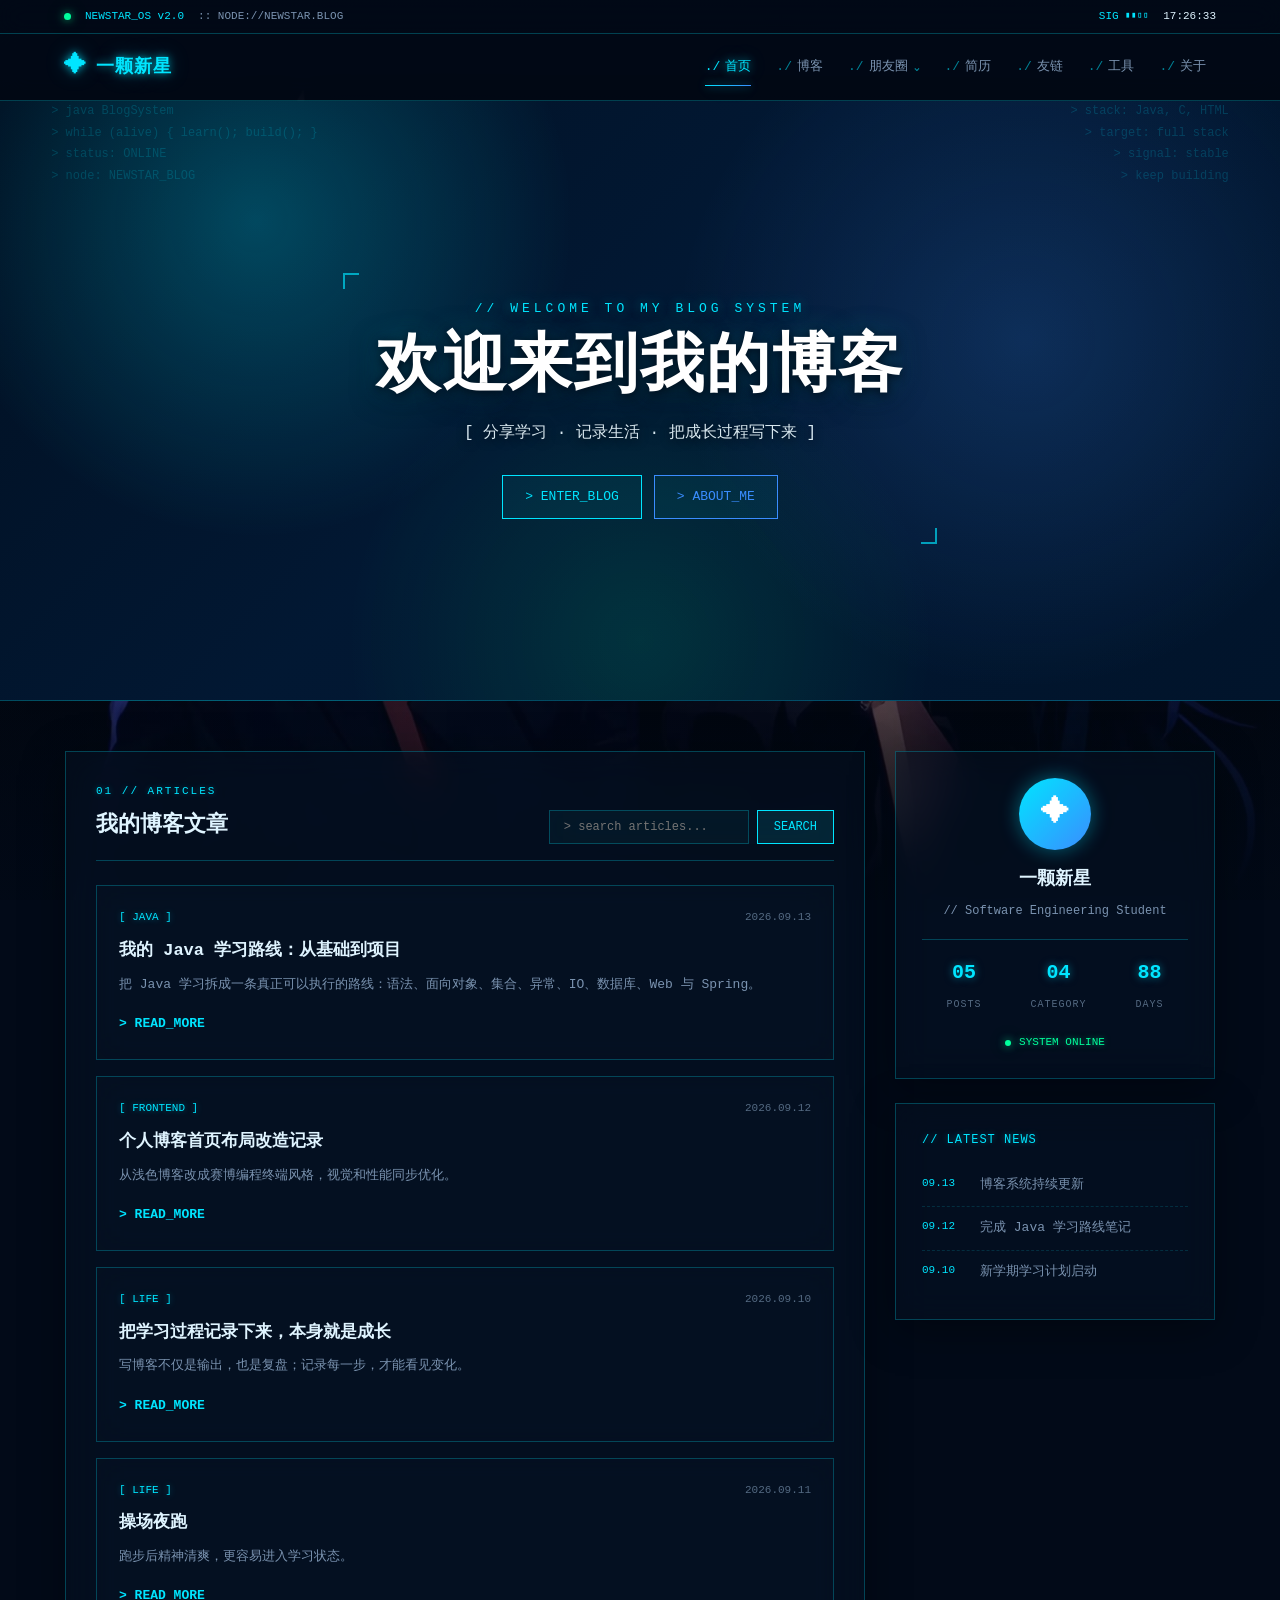
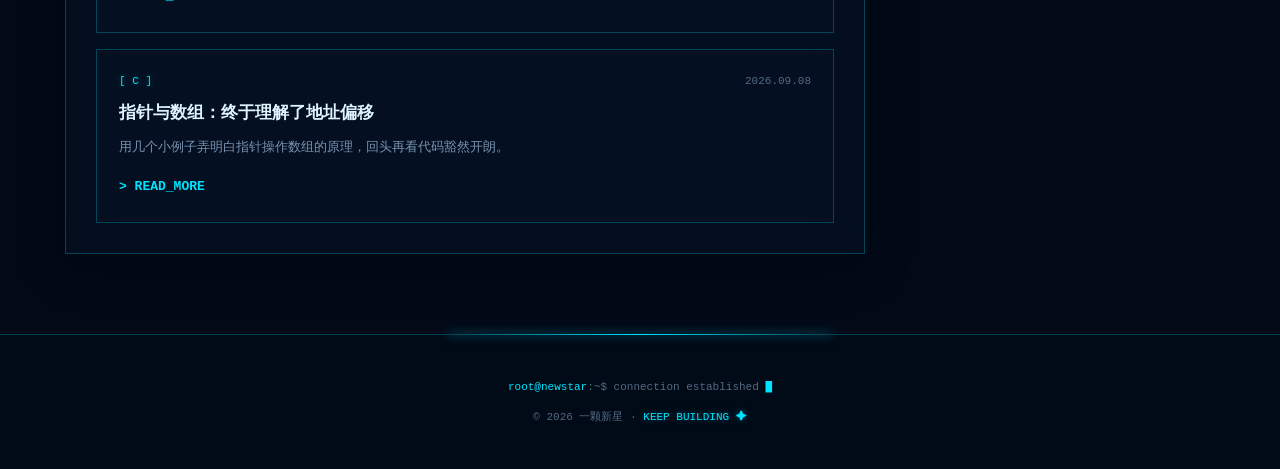
<file: index.html>
<!DOCTYPE html>
<html lang="zh-CN">
<head>
  <meta charset="UTF-8">
  <meta name="viewport" content="width=device-width, initial-scale=1">
  <meta name="description" content="一颗新星的个人博客：记录软件工程学习、项目实践与生活思考。">
  <meta property="og:type" content="website">
  <meta property="og:title" content="一颗新星 · NEWSTAR_OS">
  <meta property="og:description" content="记录软件工程学习、项目实践与生活思考。">
  <meta property="og:url" content="https://yikexinxing.github.io/">
  <meta name="twitter:card" content="summary">
  <title>一颗新星 · NEWSTAR_OS v2.0</title>
  <link rel="icon" href="data:image/svg+xml,<svg xmlns='http://www.w3.org/2000/svg' viewBox='0 0 100 100'><text y='.9em' font-size='90'>✦</text></svg>">
  <link rel="stylesheet" href="style.css?v=20261030a">
  <link rel="stylesheet" href="assets/extra.css?v=20261030a">
  <link rel="stylesheet" href="assets/upgrade.css?v=20261030a"><link rel="stylesheet" href="assets/video-bg.css?v=20261030a">
</head>
<body><div class="video-bg" aria-hidden="true"><video autoplay muted loop playsinline preload="auto" poster="assets/bg-poster.jpg"><source src="assets/bg.mp4" type="video/mp4"></video><div class="video-mask"></div></div>

<header class="top-bar"><div class="top-bar-left"><span class="status-dot" aria-hidden="true"></span><span class="sys-version">NEWSTAR_OS v2.0</span><span class="sys-path">:: NODE://NEWSTAR.BLOG</span></div><div class="top-bar-right"><span class="sys-signal">SIG ▮▮▯▯</span><time class="sys-time" id="sysTime">00:00:00</time></div></header>
<nav class="nav" aria-label="主导航"><a href="index.html" class="brand"><span class="brand-symbol" aria-hidden="true">✦</span><span class="brand-name">一颗新星</span></a><button class="nav-toggle" type="button" aria-expanded="false" aria-controls="navLinks">MENU</button><ul class="nav-links" id="navLinks"><li><a href="index.html" class="active">首页</a></li><li><a href="blog.html">博客</a></li><li class="nav-dropdown"><a href="moments.html" class="dropdown-trigger" aria-expanded="false">朋友圈 <span class="dropdown-arrow" aria-hidden="true">⌄</span></a><ul class="dropdown-menu"><li><a href="tech.html"><span class="dropdown-icon">&gt;_</span>技术学习记录</a></li><li><a href="life.html"><span class="dropdown-icon">◇</span>日常生活记录</a></li></ul></li><li><a href="resume.html">简历</a></li><li><a href="links.html">友链</a></li><li><a href="tools.html">工具</a></li><li><a href="about.html">关于</a></li></ul></nav>
<section class="home-banner"><div class="banner-code-left" aria-hidden="true"><pre>&gt; java BlogSystem
&gt; while (alive) { learn(); build(); }
&gt; status: ONLINE
&gt; node: NEWSTAR_BLOG</pre></div><div class="banner-code-right" aria-hidden="true"><pre>&gt; stack: Java, C, HTML
&gt; target: full stack
&gt; signal: stable
&gt; keep building</pre></div><div class="banner-box"><div class="banner-content"><p class="banner-eyebrow">// WELCOME TO MY BLOG SYSTEM</p><h1>欢迎来到我的博客</h1><p class="banner-desc">[ 分享学习 · 记录生活 · 把成长过程写下来 ]</p><div class="banner-buttons"><a href="blog.html" class="btn">&gt; ENTER_BLOG</a><a href="about.html" class="btn btn-secondary">&gt; ABOUT_ME</a></div></div></div></section>
<main class="home-main"><div class="home-container"><section class="article-section" aria-labelledby="latest-title"><div class="section-header"><div><div class="section-tag">01 // ARTICLES</div><h2 id="latest-title">我的博客文章</h2></div><form class="search-box" id="globalSearchForm" role="search"><label class="sr-only" for="globalSearch">搜索文章</label><input id="globalSearch" type="search" placeholder="&gt; search articles..." autocomplete="off"><button type="submit">SEARCH</button></form></div><div class="article-list" id="homeArticles" aria-live="polite"></div><p class="empty-state" id="homeEmpty" hidden>没有匹配的文章。</p></section><aside class="sidebar"><div class="sidebar-card profile-card"><div class="avatar" aria-hidden="true">✦</div><h3>一颗新星</h3><p class="sidebar-desc">// Software Engineering Student</p><div class="profile-stats"><div><strong id="postCount">—</strong><span>POSTS</span></div><div><strong id="categoryCount">--</strong><span>CATEGORY</span></div><div><strong id="dayCount">--</strong><span>DAYS</span></div></div><div class="profile-status"><span class="status-dot small" aria-hidden="true"></span><span>SYSTEM ONLINE</span></div></div><div class="sidebar-card"><div class="sidebar-title">// LATEST NEWS</div><ul class="news-list"><li><span class="news-time">09.13</span><span>博客系统持续更新</span></li><li><span class="news-time">09.12</span><span>完成 Java 学习路线笔记</span></li><li><span class="news-time">09.10</span><span>新学期学习计划启动</span></li></ul></div></aside></div></main>
<footer><div class="footer-terminal"><span>root@newstar</span>:~$ connection established <span class="footer-cursor" aria-hidden="true">█</span></div><div>© 2026 一颗新星 · <span>KEEP BUILDING ✦</span></div></footer>
<script src="assets/articles-data.js"></script><script src="assets/site.js"></script><script src="assets/click-heart.js"></script><script src="assets/cursor.js"></script>
</body>
</html>
</file>
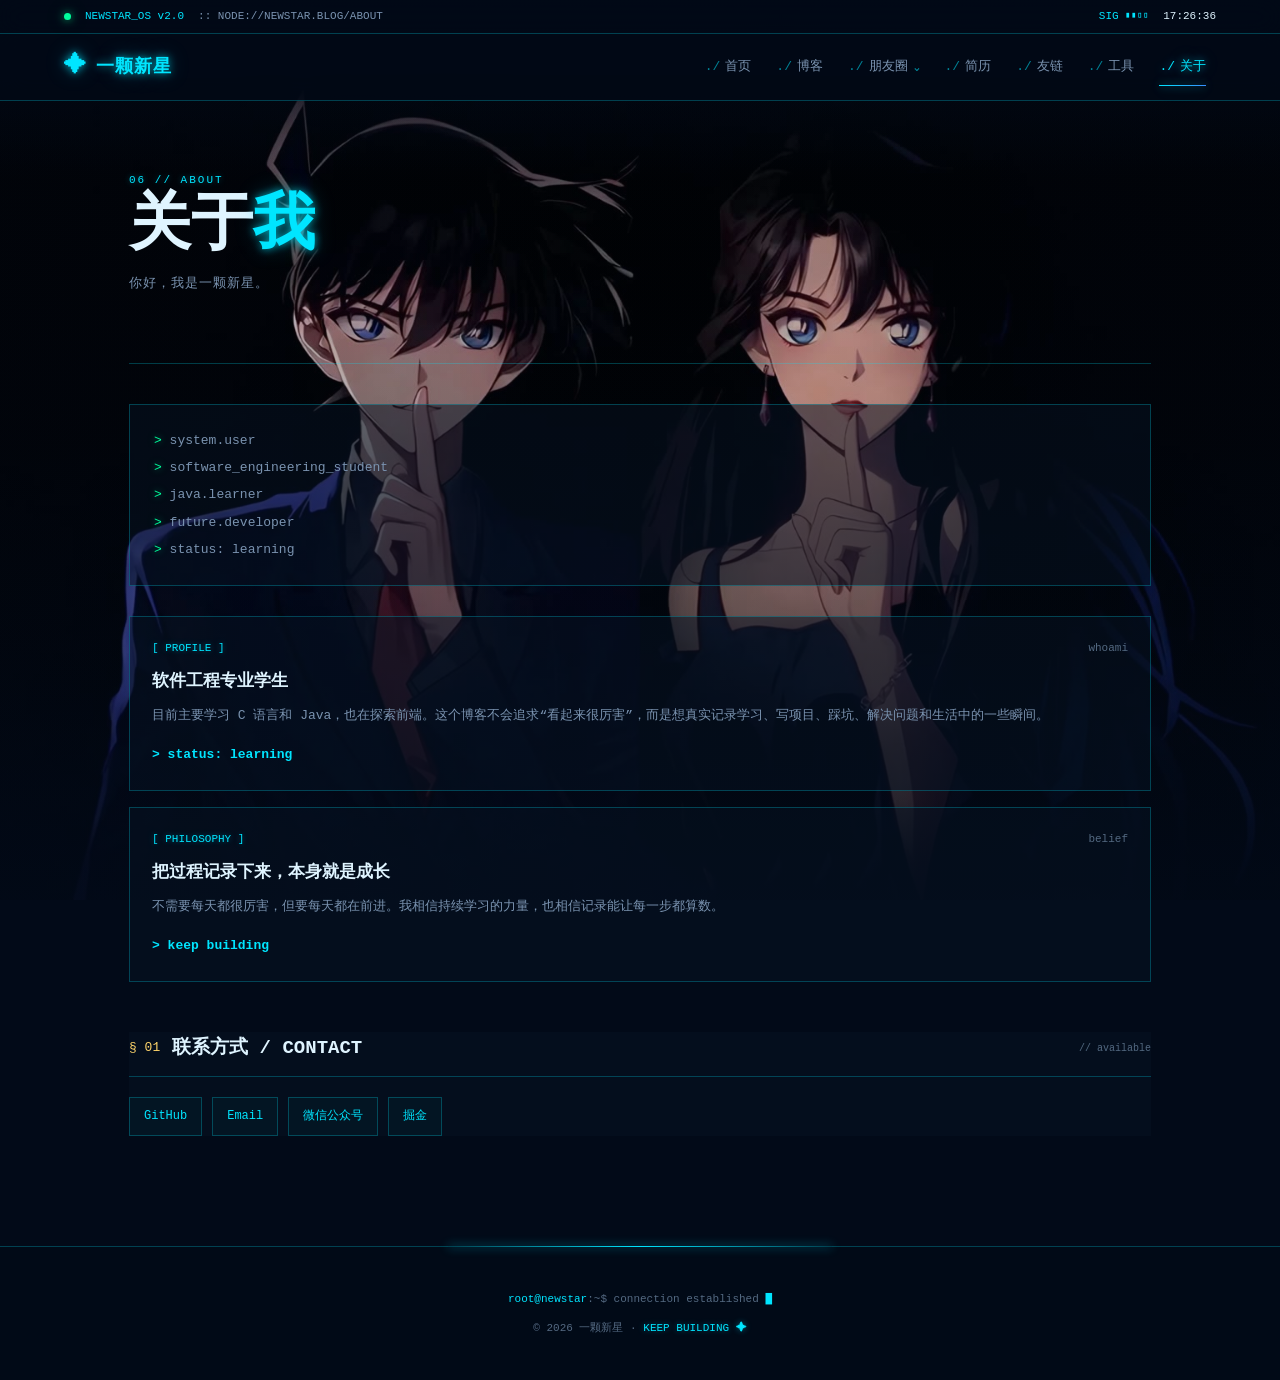
<file: about.html>
<!DOCTYPE html>
<html lang="zh-CN">
<head>
  <meta charset="UTF-8">
  <meta name="viewport" content="width=device-width, initial-scale=1.0">
  <meta name="description" content="关于一颗新星：软件工程专业学生，主要学习 C 语言和 Java，用博客真实记录学习与生活。">
  <meta property="og:type" content="profile">
  <meta property="og:title" content="关于 · 一颗新星">
  <meta property="og:description" content="软件工程专业学生，主要学习 C 语言和 Java，用博客真实记录学习与生活。">
  <meta property="og:url" content="https://yikexinxing.github.io/about.html">
  <meta name="twitter:card" content="summary">
  <title>关于 · 一颗新星</title>
  <link rel="icon" href="data:image/svg+xml,<svg xmlns='http://www.w3.org/2000/svg' viewBox='0 0 100 100'><text y='.9em' font-size='90'>✦</text></svg>">
  <link rel="stylesheet" href="style.css?v=20261030a">
  <link rel="stylesheet" href="assets/extra.css?v=20261030a">
  <link rel="stylesheet" href="assets/upgrade.css?v=20261030a"><link rel="stylesheet" href="assets/video-bg.css?v=20261030a">
</head>
<body><div class="video-bg" aria-hidden="true"><video autoplay muted loop playsinline preload="auto" poster="assets/bg-poster.jpg"><source src="assets/bg.mp4" type="video/mp4"></video><div class="video-mask"></div></div>




<header class="top-bar">
  <div class="top-bar-left">
    <span class="status-dot"></span>
    <span class="sys-version">NEWSTAR_OS v2.0</span>
    <span class="sys-path">:: NODE://NEWSTAR.BLOG/ABOUT</span>
  </div>
  <div class="top-bar-right">
    <span class="sys-signal">SIG ▮▮▯▯</span>
    <time class="sys-time" id="sysTime">00:00:00</time>
  </div>
</header>

<nav class="nav" aria-label="主导航">
  <a href="index.html" class="brand">
    <span class="brand-symbol" aria-hidden="true">✦</span>
    <span class="brand-name">一颗新星</span>
  </a>
  <button class="nav-toggle" type="button" aria-expanded="false" aria-controls="navLinks">MENU</button>
  <ul class="nav-links" id="navLinks">
    <li><a href="index.html">首页</a></li>
    <li><a href="blog.html">博客</a></li>
    <li class="nav-dropdown">
      <a href="moments.html" class="dropdown-trigger">
        朋友圈
        <span class="dropdown-arrow">⌄</span>
      </a>
      <ul class="dropdown-menu">
        <li><a href="tech.html"><span class="dropdown-icon">&gt;_</span>技术学习记录</a></li>
        <li><a href="life.html"><span class="dropdown-icon">◇</span>日常生活记录</a></li>
      </ul>
    </li>
    <li><a href="resume.html">简历</a></li>
    <li><a href="links.html">友链</a></li>
    <li><a href="tools.html">工具</a></li>
    <li><a href="about.html" class="active">关于</a></li>
  </ul>
</nav>

<main class="page-content">
  <div class="page-head">
    <div class="section-tag">06 // ABOUT</div>
    <h1 class="page-title">关于<span>我</span></h1>
    <p class="page-subtitle">你好，我是一颗新星。</p>
  </div>

  <div class="terminal-box">
    <p><span class="green">&gt;</span> system.user</p>
    <p><span class="green">&gt;</span> software_engineering_student</p>
    <p><span class="green">&gt;</span> java.learner</p>
    <p><span class="green">&gt;</span> future.developer</p>
    <p><span class="green">&gt;</span> status: learning</p>
  </div>

  <div class="article-list">
    <div class="article-card" style="cursor: default;">
      <div class="article-meta-top">
        <span class="article-tag">[ PROFILE ]</span>
        <span class="article-date">whoami</span>
      </div>
      <h3>软件工程专业学生</h3>
      <p>目前主要学习 C 语言和 Java，也在探索前端。这个博客不会追求“看起来很厉害”，而是想真实记录学习、写项目、踩坑、解决问题和生活中的一些瞬间。</p>
      <div class="article-link">&gt; status: learning</div>
    </div>
    <div class="article-card" style="cursor: default;">
      <div class="article-meta-top">
        <span class="article-tag">[ PHILOSOPHY ]</span>
        <span class="article-date">belief</span>
      </div>
      <h3>把过程记录下来，本身就是成长</h3>
      <p>不需要每天都很厉害，但要每天都在前进。我相信持续学习的力量，也相信记录能让每一步都算数。</p>
      <div class="article-link">&gt; keep building</div>
    </div>
  </div>

  <div class="info-section">
    <div class="info-head">
      <span class="info-index">§ 01</span>
      <h2>联系方式 / CONTACT</h2>
      <span class="info-code">// available</span>
    </div>
    <div class="chips">
      <a href="https://github.com/yikexinxing" target="_blank" rel="noopener">GitHub</a>
      <!-- TODO：拿到邮箱地址后，把下面两个 span 改成 <a href="mailto:你的邮箱">Email</a> -->
      <span>Email</span>
      <span>微信公众号</span>
      <span>掘金</span>
    </div>
  </div>
</main>

<footer>
  <div class="footer-terminal">
    <span>root@newstar</span>:~$ connection established <span class="footer-cursor">█</span>
  </div>
  <div>© 2026 一颗新星 · <span>KEEP BUILDING ✦</span></div>
</footer>

<script src="assets/site.js"></script><script src="assets/click-heart.js"></script><script src="assets/cursor.js"></script>

</body>
</html>
</file>
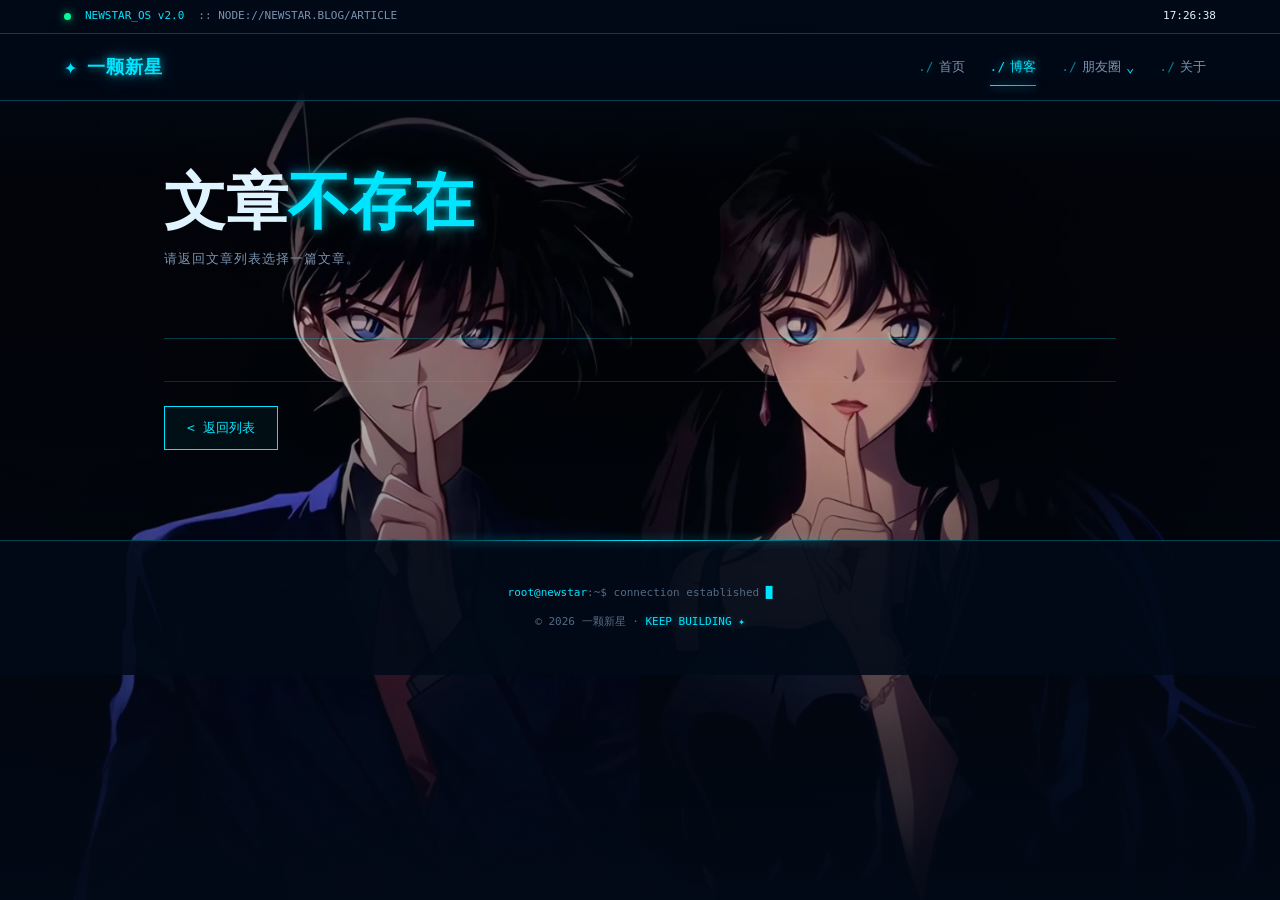
<file: article.html>
<!DOCTYPE html>
<html lang="zh-CN">
<head><meta charset="UTF-8"><meta name="viewport" content="width=device-width, initial-scale=1"><meta name="description" content="一颗新星的文章详情页。"><title>文章 · 一颗新星</title><link rel="icon" href="data:image/svg+xml,<svg xmlns='http://www.w3.org/2000/svg' viewBox='0 0 100 100'><text y='.9em' font-size='90'>✦</text></svg>"><meta property="og:type" content="article"><meta property="og:title" content="文章 · 一颗新星"><meta property="og:description" content="一颗新星的文章详情页。"><meta property="og:url" content="https://yikexinxing.github.io/article.html"><meta name="twitter:card" content="summary"><link rel="stylesheet" href="style.css?v=20261030a"><link rel="stylesheet" href="assets/extra.css?v=20261030a"><link rel="stylesheet" href="assets/upgrade.css?v=20261030a"><link rel="stylesheet" href="assets/video-bg.css?v=20261030a"></head>
<body><div class="video-bg" aria-hidden="true"><video autoplay muted loop playsinline preload="auto" poster="assets/bg-poster.jpg"><source src="assets/bg.mp4" type="video/mp4"></video><div class="video-mask"></div></div><div class="reading-progress" id="readingProgress" aria-hidden="true"></div><header class="top-bar"><div class="top-bar-left"><span class="status-dot" aria-hidden="true"></span><span class="sys-version">NEWSTAR_OS v2.0</span><span class="sys-path">:: NODE://NEWSTAR.BLOG/ARTICLE</span></div><div class="top-bar-right"><time class="sys-time" id="sysTime">00:00:00</time></div></header><nav class="nav" aria-label="主导航"><a href="index.html" class="brand"><span class="brand-symbol" aria-hidden="true">✦</span><span class="brand-name">一颗新星</span></a><button class="nav-toggle" type="button" aria-expanded="false" aria-controls="navLinks">MENU</button><ul class="nav-links" id="navLinks"><li><a href="index.html">首页</a></li><li><a href="blog.html" class="active">博客</a></li><li class="nav-dropdown"><a href="moments.html" class="dropdown-trigger" aria-expanded="false">朋友圈 <span class="dropdown-arrow" aria-hidden="true">⌄</span></a><ul class="dropdown-menu"><li><a href="tech.html"><span class="dropdown-icon">&gt;_</span>技术学习记录</a></li><li><a href="life.html"><span class="dropdown-icon">◇</span>日常生活记录</a></li></ul></li><li><a href="about.html">关于</a></li></ul></nav><main class="post-content page-content" id="articleRoot"><p class="empty-state">正在加载文章……</p></main><footer><div class="footer-terminal"><span>root@newstar</span>:~$ connection established <span class="footer-cursor" aria-hidden="true">█</span></div><div>© 2026 一颗新星 · <span>KEEP BUILDING ✦</span></div></footer><a class="btn back-top" id="backTop" href="#articleRoot" aria-label="回到顶部">↑ TOP</a><script src="assets/articles-data.js"></script><script src="assets/site.js"></script><script src="assets/click-heart.js"></script><script src="assets/cursor.js"></script><script>
(function(){
  function esc(value){return String(value==null?'':value).replace(/[&<>"']/g,function(c){return({'&':'&amp;','<':'&lt;','>':'&gt;','"':'&quot;',"'":'&#39;'})[c];});}
  function inline(value){return esc(value).replace(/`([^`]+)`/g,'<code>$1</code>').replace(/\*\*([^*]+)\*\*/g,'<strong>$1</strong>').replace(/\*([^*]+)\*/g,'<em>$1</em>').replace(/\[([^\]]+)\]\((https?:\/\/[^)]+|[^)]+)\)/g,'<a href="$2">$1</a>');}
  function slug(text){return 'section-'+text.toLowerCase().replace(/[^a-z0-9\u4e00-\u9fa5]+/g,'-').replace(/^-|-$/g,'');}
  function markdown(source,toc){var lines=source.split(/\r?\n/),out=[],i=0;while(i<lines.length){var line=lines[i];if(/^```/.test(line)){var lang=line.slice(3).trim(),code=[];i++;while(i<lines.length&&!/^```/.test(lines[i]))code.push(lines[i++]);i++;out.push('<pre><code class="language-'+esc(lang)+'">'+esc(code.join('\n'))+'</code></pre>');continue;}if(/^### /.test(line)){out.push('<h3>'+inline(line.slice(4))+'</h3>');i++;continue;}if(/^## /.test(line)){var heading=line.slice(3),id=slug(heading);toc.push({id:id,title:heading});out.push('<h2 id="'+id+'">'+inline(heading)+'</h2>');i++;continue;}if(/^> /.test(line)){var quote=[];while(i<lines.length&&/^> /.test(lines[i]))quote.push(inline(lines[i++].slice(2)));out.push('<blockquote>'+quote.join('<br>')+'</blockquote>');continue;}if(/^[-*] /.test(line)){var ul=[];while(i<lines.length&&/^[-*] /.test(lines[i]))ul.push('<li>'+inline(lines[i++].slice(2))+'</li>');out.push('<ul>'+ul.join('')+'</ul>');continue;}if(/^\d+\. /.test(line)){var ol=[];while(i<lines.length&&/^\d+\. /.test(lines[i]))ol.push('<li>'+inline(lines[i++].replace(/^\d+\. /,''))+'</li>');out.push('<ol>'+ol.join('')+'</ol>');continue;}if(!line.trim()){i++;continue;}var paragraph=[line];i++;while(i<lines.length&&lines[i].trim()&&!/^(## |### |```|> |[-*] |\d+\. )/.test(lines[i]))paragraph.push(lines[i++]);out.push('<p>'+inline(paragraph.join('\n')).replace(/\n/g,'<br>')+'</p>');}return out.join('');}
  var posts=window.NEWSTAR_POSTS||[],id=new URLSearchParams(location.search).get('id'),index=posts.findIndex(function(post){return post.id===id;}),root=document.getElementById('articleRoot');
  if(index<0){root.innerHTML='<div class="page-head"><h1 class="page-title">文章<span>不存在</span></h1><p class="page-subtitle">请返回文章列表选择一篇文章。</p></div><div class="post-actions"><a class="btn" href="blog.html">&lt; 返回列表</a></div>';return;}
  var post=posts[index],toc=[],prev=posts[index+1],next=posts[index-1],body=markdown(post.content||'',toc);document.title=post.title+' · 一颗新星';var setMeta=function(selector,value){var el=document.querySelector(selector);if(el)el.setAttribute('content',value);};setMeta('meta[name="description"]',post.excerpt||'');setMeta('meta[property="og:title"]',post.title+' · 一颗新星');setMeta('meta[property="og:description"]',post.excerpt||'');setMeta('meta[property="og:url"]',location.href);
  root.innerHTML='<div class="page-head"><div class="section-tag">'+esc(post.category)+' · '+esc((post.date||'').replace(/-/g,'.'))+'</div><h1 class="page-title">'+esc(post.title)+'</h1><p class="page-subtitle">'+esc(post.excerpt||'')+'</p></div><div class="post-meta"><span>作者：一颗新星</span><span>阅读时间：约 '+esc(post.readingTime||'')+'</span><span class="post-tags">'+(post.tags||[]).map(function(tag){return '<span>'+esc(tag)+'</span>';}).join('')+'</span></div><div class="article-layout"><article>'+body+'</article><aside class="post-toc" aria-label="文章目录"><h2>// CONTENT_INDEX</h2><ol>'+(toc.length?toc.map(function(item){return '<li><a href="#'+item.id+'">'+esc(item.title)+'</a></li>';}).join(''):'<li><span class="article-date">本文暂无目录</span></li>')+'</ol></aside></div><nav class="post-nav" aria-label="上一篇和下一篇">'+(prev?'<a class="btn" href="article.html?id='+encodeURIComponent(prev.id)+'">&lt; 上一篇：'+esc(prev.title)+'</a>':'<a class="btn" href="blog.html">&lt; 返回列表</a>')+(next?'<a class="btn btn-secondary" href="article.html?id='+encodeURIComponent(next.id)+'">下一篇：'+esc(next.title)+' &gt;</a>':'')+'</nav><div class="post-actions"><a class="btn" href="blog.html">&lt; 返回文章列表</a></div>';
  var top=document.getElementById('backTop'),progress=document.getElementById('readingProgress');window.addEventListener('scroll',function(){var max=document.documentElement.scrollHeight-window.innerHeight;progress.style.width=(max>0?(window.scrollY/max)*100:0)+'%';top.classList.toggle('visible',window.scrollY>400);},{passive:true});
}());
</script></body></html>
</file>
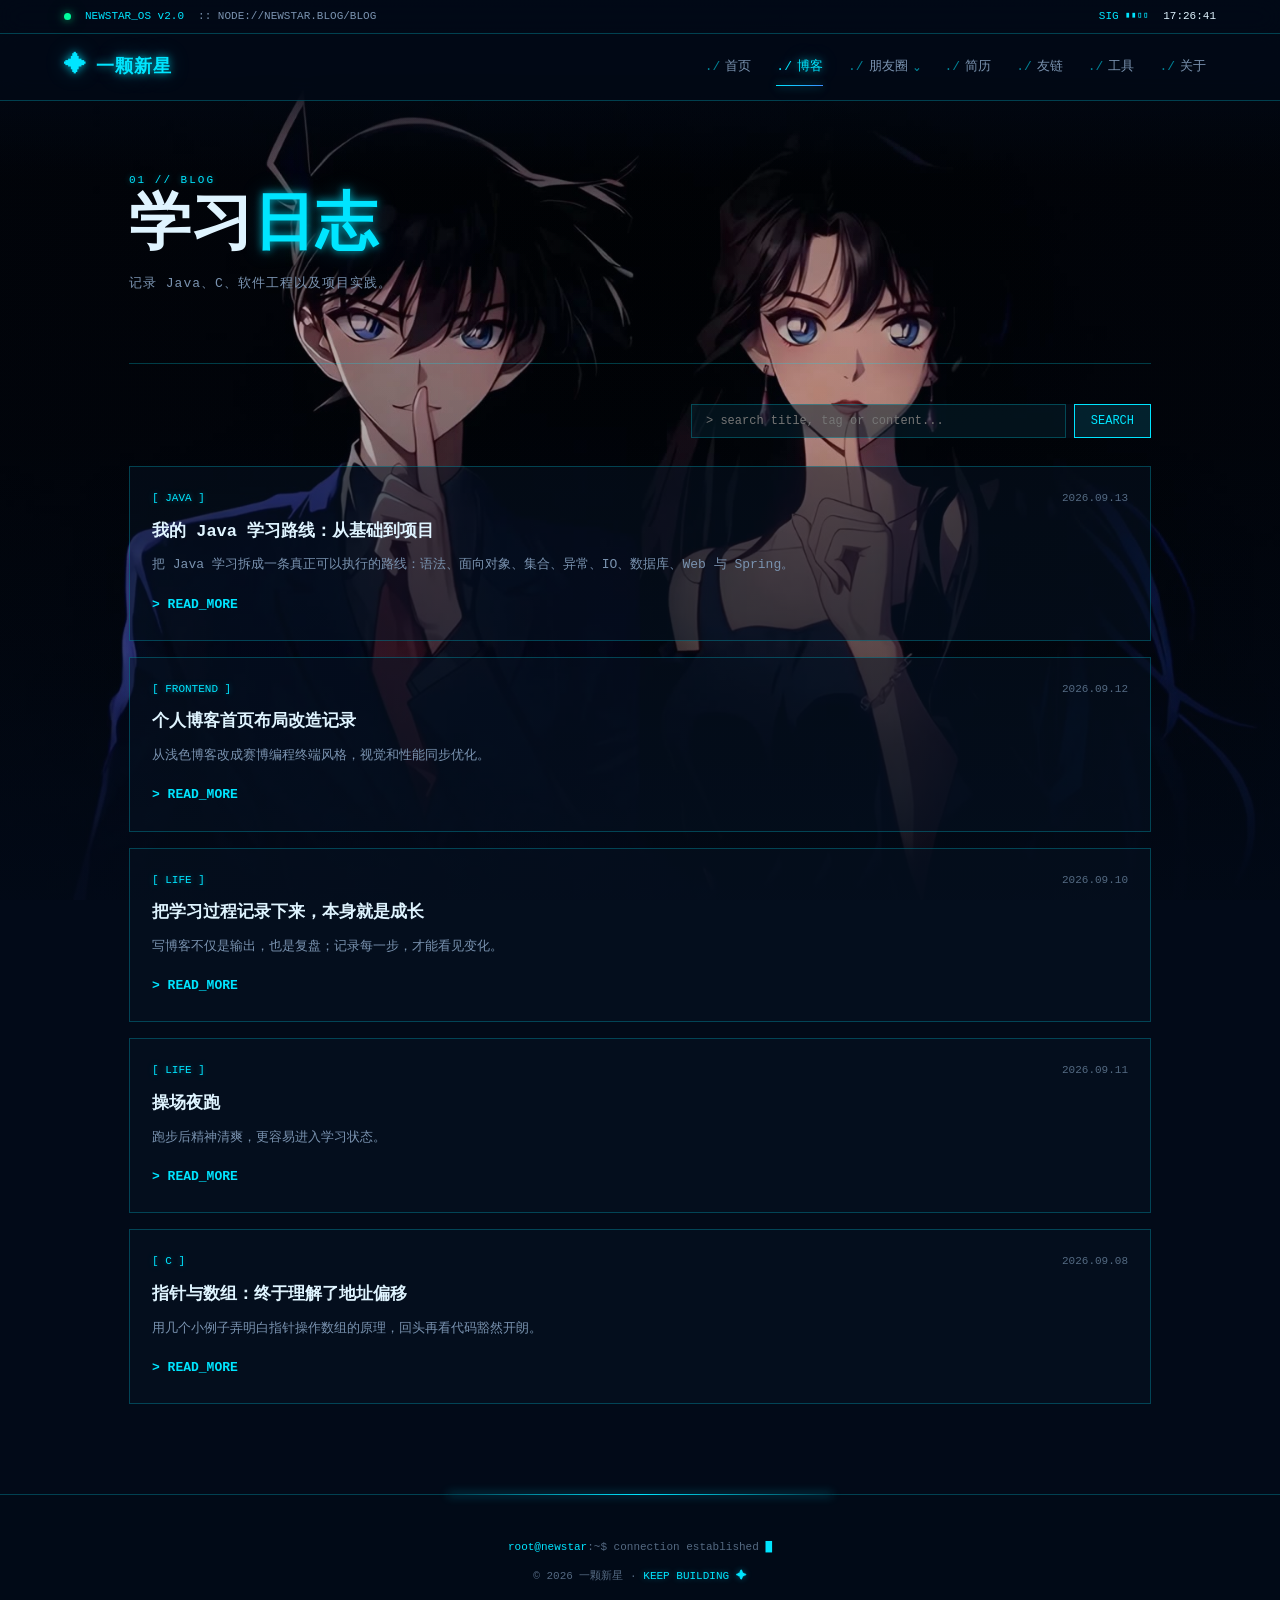
<file: blog.html>
<!DOCTYPE html>
<html lang="zh-CN"><head><meta charset="UTF-8"><meta name="viewport" content="width=device-width, initial-scale=1"><meta name="description" content="一颗新星的学习日志与项目实践文章列表。"><meta property="og:type" content="website"><meta property="og:title" content="博客 · 一颗新星"><meta property="og:description" content="记录 Java、C、软件工程以及项目实践。"><meta property="og:url" content="https://yikexinxing.github.io/blog.html"><meta name="twitter:card" content="summary"><title>博客 · 一颗新星</title><link rel="icon" href="data:image/svg+xml,<svg xmlns='http://www.w3.org/2000/svg' viewBox='0 0 100 100'><text y='.9em' font-size='90'>✦</text></svg>"><link rel="stylesheet" href="style.css?v=20261030a"><link rel="stylesheet" href="assets/extra.css?v=20261030a"><link rel="stylesheet" href="assets/upgrade.css?v=20261030a"><link rel="stylesheet" href="assets/video-bg.css?v=20261030a"></head>
<body><div class="video-bg" aria-hidden="true"><video autoplay muted loop playsinline preload="auto" poster="assets/bg-poster.jpg"><source src="assets/bg.mp4" type="video/mp4"></video><div class="video-mask"></div></div><header class="top-bar"><div class="top-bar-left"><span class="status-dot" aria-hidden="true"></span><span class="sys-version">NEWSTAR_OS v2.0</span><span class="sys-path">:: NODE://NEWSTAR.BLOG/BLOG</span></div><div class="top-bar-right"><span class="sys-signal">SIG ▮▮▯▯</span><time class="sys-time" id="sysTime">00:00:00</time></div></header><nav class="nav" aria-label="主导航"><a href="index.html" class="brand"><span class="brand-symbol" aria-hidden="true">✦</span><span class="brand-name">一颗新星</span></a><button class="nav-toggle" type="button" aria-expanded="false" aria-controls="navLinks">MENU</button><ul class="nav-links" id="navLinks"><li><a href="index.html">首页</a></li><li><a href="blog.html" class="active">博客</a></li><li class="nav-dropdown"><a href="moments.html" class="dropdown-trigger" aria-expanded="false">朋友圈 <span class="dropdown-arrow" aria-hidden="true">⌄</span></a><ul class="dropdown-menu"><li><a href="tech.html"><span class="dropdown-icon">&gt;_</span>技术学习记录</a></li><li><a href="life.html"><span class="dropdown-icon">◇</span>日常生活记录</a></li></ul></li><li><a href="resume.html">简历</a></li><li><a href="links.html">友链</a></li><li><a href="tools.html">工具</a></li><li><a href="about.html">关于</a></li></ul></nav><main class="page-content"><div class="page-head"><div class="section-tag">01 // BLOG</div><h1 class="page-title">学习<span>日志</span></h1><p class="page-subtitle">记录 Java、C、软件工程以及项目实践。</p></div><form class="search-box page-search" id="blogSearchForm" role="search"><label class="sr-only" for="blogSearch">搜索文章</label><input id="blogSearch" type="search" placeholder="&gt; search title, tag or content..." autocomplete="off"><button type="submit">SEARCH</button></form><div class="article-list" id="blogArticles" aria-live="polite"></div><p class="empty-state" id="blogEmpty" hidden>没有匹配的文章。</p></main><footer><div class="footer-terminal"><span>root@newstar</span>:~$ connection established <span class="footer-cursor" aria-hidden="true">█</span></div><div>© 2026 一颗新星 · <span>KEEP BUILDING ✦</span></div></footer><script src="assets/articles-data.js"></script><script src="assets/site.js"></script><script src="assets/click-heart.js"></script><script src="assets/cursor.js"></script></body></html>
</file>
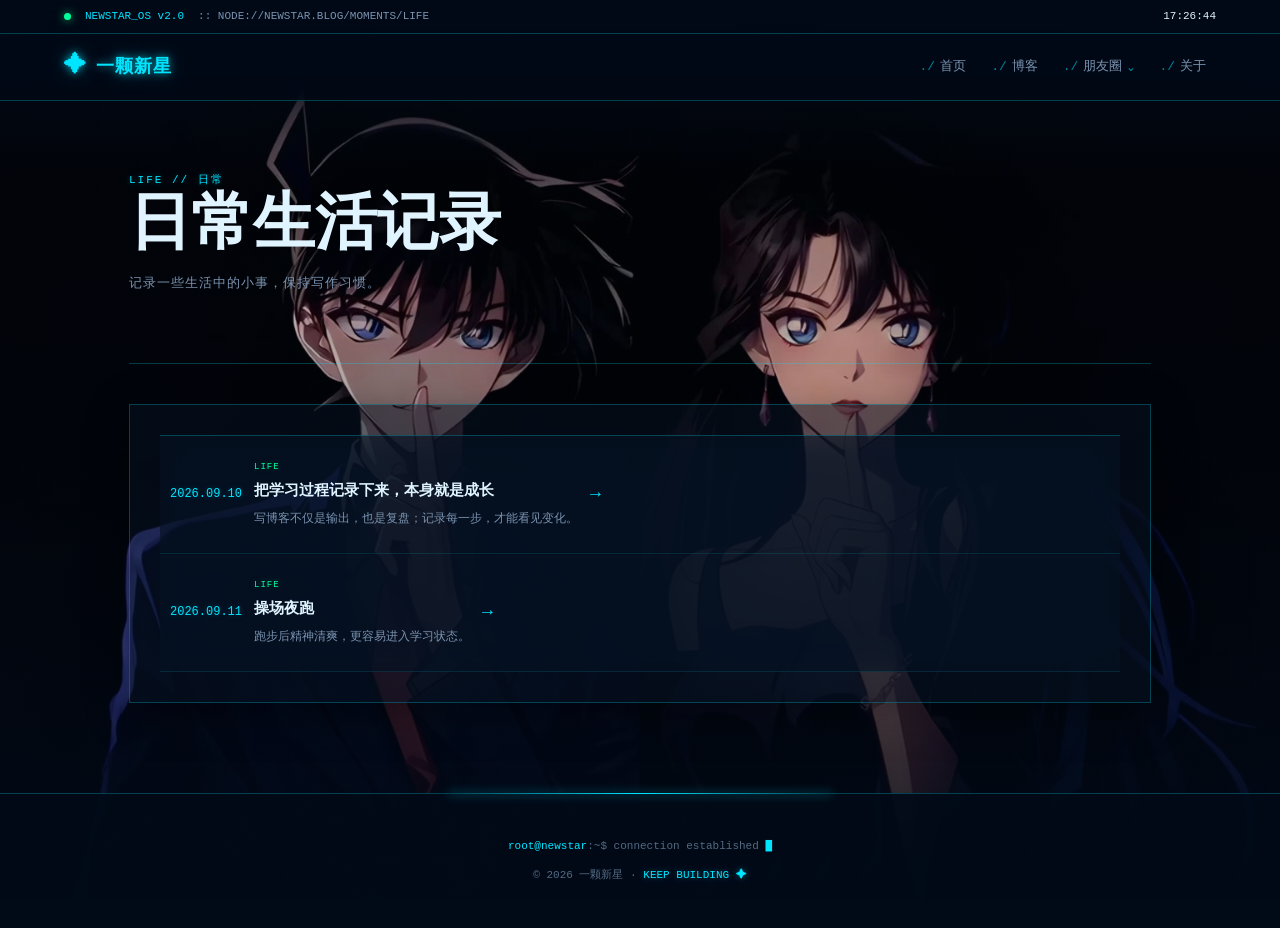
<file: life.html>
<!DOCTYPE html>
<html lang="zh-CN"><head><meta charset="UTF-8"><meta name="viewport" content="width=device-width, initial-scale=1"><meta name="description" content="一颗新星的日常生活记录。"><title>日常生活记录 · 一颗新星</title><link rel="icon" href="data:image/svg+xml,<svg xmlns='http://www.w3.org/2000/svg' viewBox='0 0 100 100'><text y='.9em' font-size='90'>✦</text></svg>"><meta property="og:type" content="website"><meta property="og:title" content="日常生活记录 · 一颗新星"><meta property="og:description" content="一颗新星的日常生活记录。"><meta property="og:url" content="https://yikexinxing.github.io/life.html"><meta name="twitter:card" content="summary"><link rel="stylesheet" href="style.css?v=20261030a"><link rel="stylesheet" href="assets/extra.css?v=20261030a"><link rel="stylesheet" href="assets/upgrade.css?v=20261030a"><link rel="stylesheet" href="assets/video-bg.css?v=20261030a"></head><body><div class="video-bg" aria-hidden="true"><video autoplay muted loop playsinline preload="auto" poster="assets/bg-poster.jpg"><source src="assets/bg.mp4" type="video/mp4"></video><div class="video-mask"></div></div><header class="top-bar"><div class="top-bar-left"><span class="status-dot" aria-hidden="true"></span><span class="sys-version">NEWSTAR_OS v2.0</span><span class="sys-path">:: NODE://NEWSTAR.BLOG/MOMENTS/LIFE</span></div><div class="top-bar-right"><time class="sys-time" id="sysTime">00:00:00</time></div></header><nav class="nav" aria-label="主导航"><a href="index.html" class="brand"><span class="brand-symbol" aria-hidden="true">✦</span><span class="brand-name">一颗新星</span></a><button class="nav-toggle" type="button" aria-expanded="false" aria-controls="navLinks">MENU</button><ul class="nav-links" id="navLinks"><li><a href="index.html">首页</a></li><li><a href="blog.html">博客</a></li><li class="nav-dropdown"><a href="moments.html" class="dropdown-trigger" aria-expanded="false">朋友圈 <span class="dropdown-arrow" aria-hidden="true">⌄</span></a><ul class="dropdown-menu"><li><a href="tech.html"><span class="dropdown-icon">&gt;_</span>技术学习记录</a></li><li><a href="life.html"><span class="dropdown-icon">◇</span>日常生活记录</a></li></ul></li><li><a href="about.html">关于</a></li></ul></nav><main class="page-content"><div class="page-head"><div class="section-tag">LIFE // 日常</div><h1 class="page-title">日常生活记录</h1><p class="page-subtitle">记录一些生活中的小事，保持写作习惯。</p></div><section class="article-section"><div class="activity-list" id="lifeArticles" data-category-list="life"></div><p class="empty-state" hidden>暂无生活文章。</p></section></main><footer><div class="footer-terminal"><span>root@newstar</span>:~$ connection established <span class="footer-cursor" aria-hidden="true">█</span></div><div>© 2026 一颗新星 · <span>KEEP BUILDING ✦</span></div></footer><script src="assets/articles-data.js"></script><script src="assets/site.js"></script><script src="assets/click-heart.js"></script><script src="assets/cursor.js"></script></body></html>
</file>
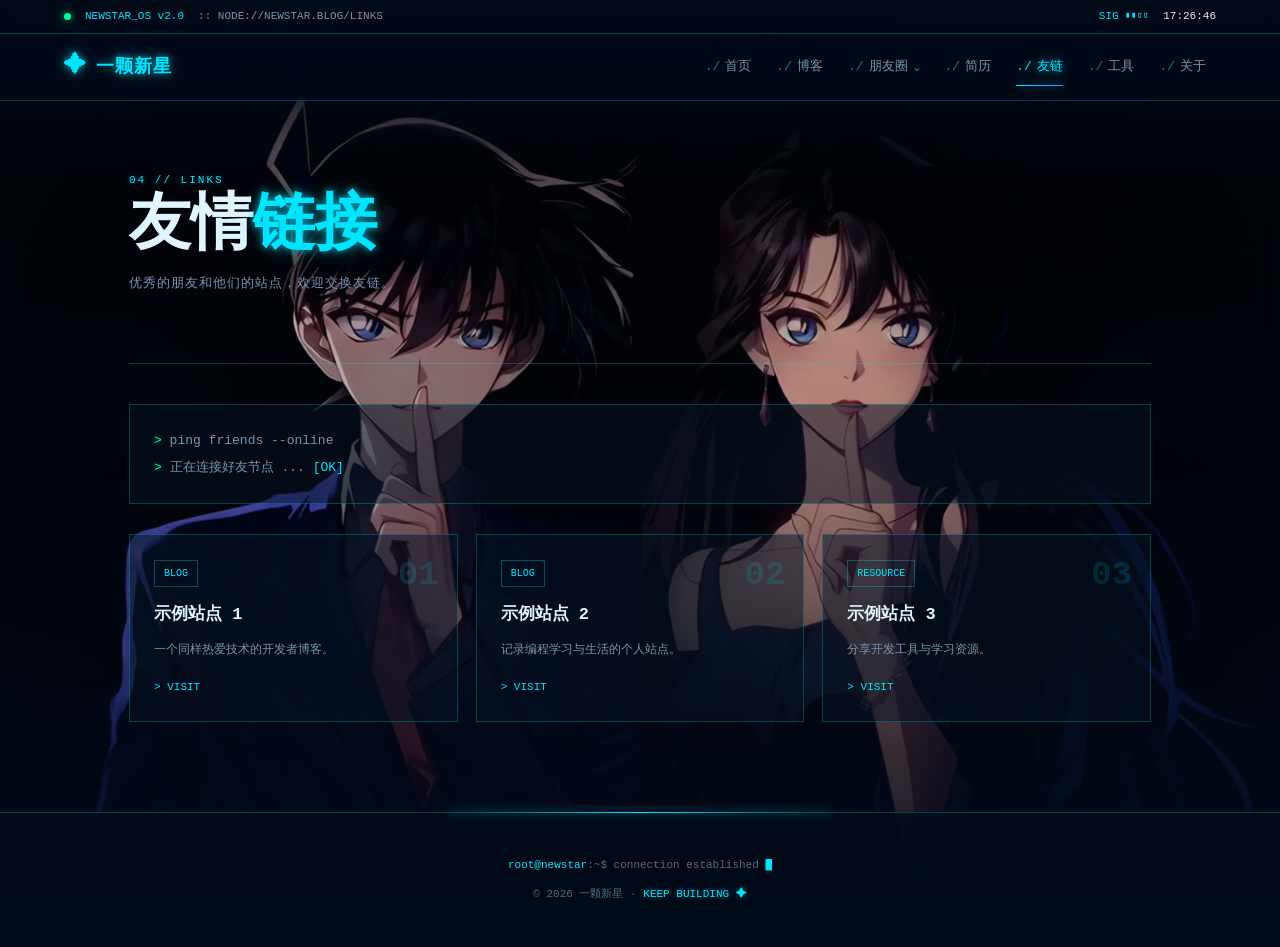
<file: links.html>
<!DOCTYPE html>
<html lang="zh-CN">
<head>
  <meta charset="UTF-8">
  <meta name="viewport" content="width=device-width, initial-scale=1.0">
  <meta name="description" content="一颗新星的友情链接：优秀的朋友和他们的站点，欢迎交换友链。">
  <meta property="og:type" content="website">
  <meta property="og:title" content="友链 · 一颗新星">
  <meta property="og:description" content="优秀的朋友和他们的站点，欢迎交换友链。">
  <meta property="og:url" content="https://yikexinxing.github.io/links.html">
  <meta name="twitter:card" content="summary">
  <title>友链 · 一颗新星</title>
  <link rel="icon" href="data:image/svg+xml,<svg xmlns='http://www.w3.org/2000/svg' viewBox='0 0 100 100'><text y='.9em' font-size='90'>✦</text></svg>">
  <link rel="stylesheet" href="style.css?v=20261030a">
  <link rel="stylesheet" href="assets/extra.css?v=20261030a">
  <link rel="stylesheet" href="assets/upgrade.css?v=20261030a"><link rel="stylesheet" href="assets/video-bg.css?v=20261030a">
</head>
<body><div class="video-bg" aria-hidden="true"><video autoplay muted loop playsinline preload="auto" poster="assets/bg-poster.jpg"><source src="assets/bg.mp4" type="video/mp4"></video><div class="video-mask"></div></div>




<header class="top-bar">
  <div class="top-bar-left">
    <span class="status-dot"></span>
    <span class="sys-version">NEWSTAR_OS v2.0</span>
    <span class="sys-path">:: NODE://NEWSTAR.BLOG/LINKS</span>
  </div>
  <div class="top-bar-right">
    <span class="sys-signal">SIG ▮▮▯▯</span>
    <time class="sys-time" id="sysTime">00:00:00</time>
  </div>
</header>

<nav class="nav" aria-label="主导航">
  <a href="index.html" class="brand">
    <span class="brand-symbol" aria-hidden="true">✦</span>
    <span class="brand-name">一颗新星</span>
  </a>
  <button class="nav-toggle" type="button" aria-expanded="false" aria-controls="navLinks">MENU</button>
  <ul class="nav-links" id="navLinks">
    <li><a href="index.html">首页</a></li>
    <li><a href="blog.html">博客</a></li>
    <li class="nav-dropdown">
      <a href="moments.html" class="dropdown-trigger">
        朋友圈
        <span class="dropdown-arrow">⌄</span>
      </a>
      <ul class="dropdown-menu">
        <li><a href="tech.html"><span class="dropdown-icon">&gt;_</span>技术学习记录</a></li>
        <li><a href="life.html"><span class="dropdown-icon">◇</span>日常生活记录</a></li>
      </ul>
    </li>
    <li><a href="resume.html">简历</a></li>
    <li><a href="links.html" class="active">友链</a></li>
    <li><a href="tools.html">工具</a></li>
    <li><a href="about.html">关于</a></li>
  </ul>
</nav>

<main class="page-content">
  <div class="page-head">
    <div class="section-tag">04 // LINKS</div>
    <h1 class="page-title">友情<span>链接</span></h1>
    <p class="page-subtitle">优秀的朋友和他们的站点，欢迎交换友链。</p>
  </div>

  <div class="terminal-box">
    <p><span class="green">&gt;</span> ping friends --online</p>
    <p><span class="green">&gt;</span> 正在连接好友节点 ... <span style="color:var(--cyan)">[OK]</span></p>
  </div>

  <div class="grid-cards">
    <a href="https://github.com" target="_blank" rel="noopener" class="grid-card">
      <div class="card-num">01</div>
      <div class="card-tag">BLOG</div>
      <h3>示例站点 1</h3>
      <p>一个同样热爱技术的开发者博客。</p>
      <div class="card-link">&gt; VISIT</div>
    </a>
    <a href="https://juejin.cn" target="_blank" rel="noopener" class="grid-card">
      <div class="card-num">02</div>
      <div class="card-tag">BLOG</div>
      <h3>示例站点 2</h3>
      <p>记录编程学习与生活的个人站点。</p>
      <div class="card-link">&gt; VISIT</div>
    </a>
    <a href="https://zhihu.com" target="_blank" rel="noopener" class="grid-card">
      <div class="card-num">03</div>
      <div class="card-tag">RESOURCE</div>
      <h3>示例站点 3</h3>
      <p>分享开发工具与学习资源。</p>
      <div class="card-link">&gt; VISIT</div>
    </a>
  </div>
</main>

<footer>
  <div class="footer-terminal">
    <span>root@newstar</span>:~$ connection established <span class="footer-cursor">█</span>
  </div>
  <div>© 2026 一颗新星 · <span>KEEP BUILDING ✦</span></div>
</footer>

<script src="assets/site.js"></script><script src="assets/click-heart.js"></script><script src="assets/cursor.js"></script>

</body>
</html>
</file>
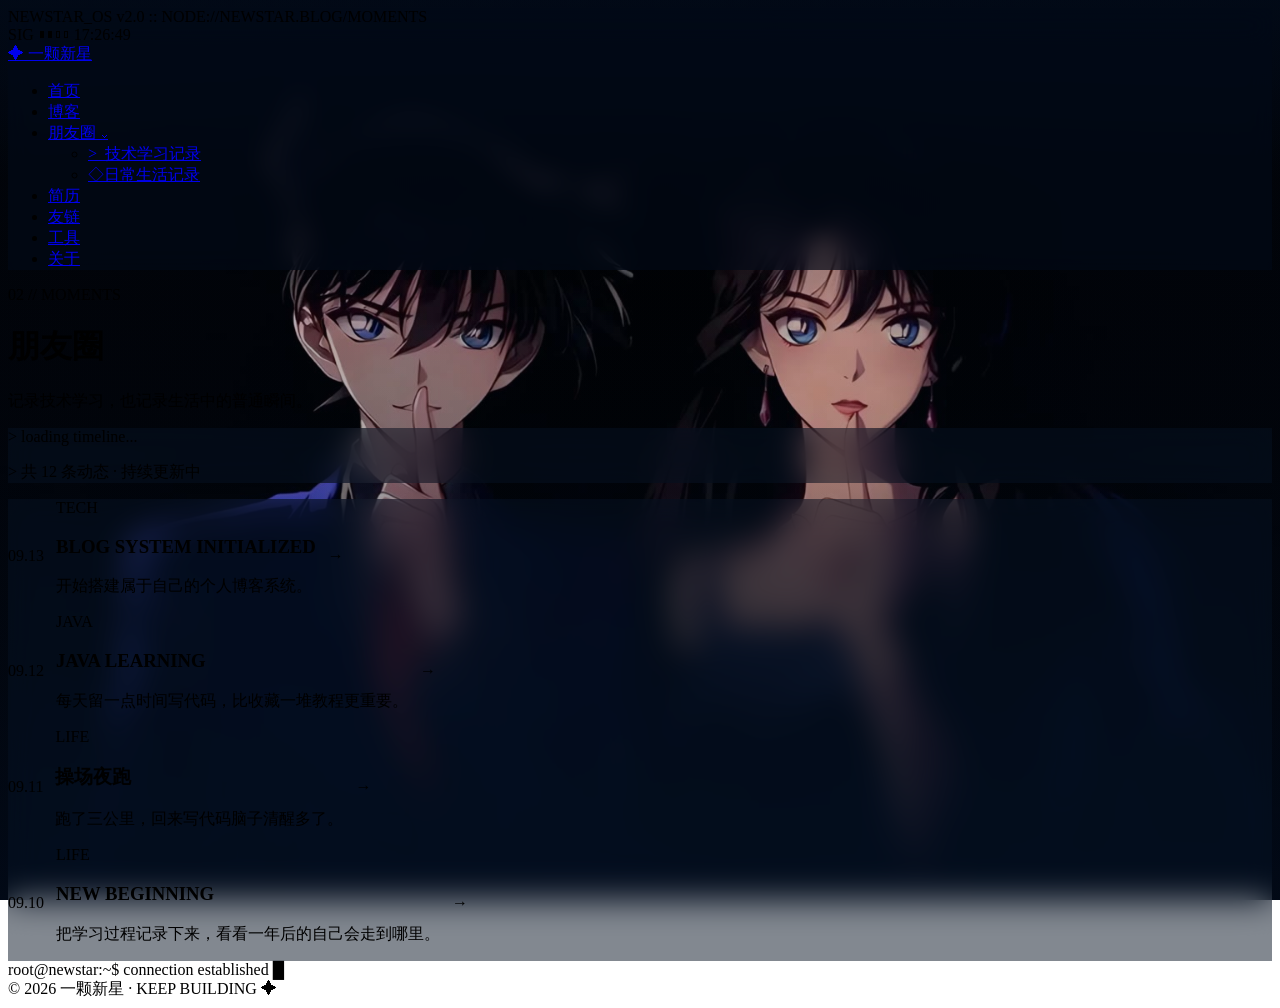
<file: moments.html>
<!DOCTYPE html>
<html lang="zh-CN">
<head>
  <meta charset="UTF-8">
  <meta name="viewport" content="width=device-width, initial-scale=1.0">
  <meta name="description" content="一颗新星的朋友圈：记录技术学习，也记录生活中的普通瞬间。">
  <meta property="og:type" content="website">
  <meta property="og:title" content="朋友圈 · 一颗新星">
  <meta property="og:description" content="记录技术学习，也记录生活中的普通瞬间。">
  <meta property="og:url" content="https://yikexinxing.github.io/moments.html">
  <meta name="twitter:card" content="summary">
  <title>朋友圈 · 一颗新星</title>
  <link rel="icon" href="data:image/svg+xml,<svg xmlns='http://www.w3.org/2000/svg' viewBox='0 0 100 100'><text y='.9em' font-size='90'>✦</text></svg>'>
  <link rel="stylesheet" href="style.css?v=20261030a">
  <link rel="stylesheet" href="assets/extra.css?v=20261030a">
  <link rel="stylesheet" href="assets/upgrade.css?v=20261030a"><link rel="stylesheet" href="assets/video-bg.css?v=20261030a">
</head>
<body><div class="video-bg" aria-hidden="true"><video autoplay muted loop playsinline preload="auto" poster="assets/bg-poster.jpg"><source src="assets/bg.mp4" type="video/mp4"></video><div class="video-mask"></div></div>




<header class="top-bar">
  <div class="top-bar-left">
    <span class="status-dot"></span>
    <span class="sys-version">NEWSTAR_OS v2.0</span>
    <span class="sys-path">:: NODE://NEWSTAR.BLOG/MOMENTS</span>
  </div>
  <div class="top-bar-right">
    <span class="sys-signal">SIG ▮▮▯▯</span>
    <time class="sys-time" id="sysTime">00:00:00</time>
  </div>
</header>

<nav class="nav" aria-label="主导航">
  <a href="index.html" class="brand">
    <span class="brand-symbol" aria-hidden="true">✦</span>
    <span class="brand-name">一颗新星</span>
  </a>
  <button class="nav-toggle" type="button" aria-expanded="false" aria-controls="navLinks">MENU</button>
  <ul class="nav-links" id="navLinks">
    <li><a href="index.html">首页</a></li>
    <li><a href="blog.html">博客</a></li>
    <li class="nav-dropdown">
      <a href="moments.html" class="dropdown-trigger">
        朋友圈
        <span class="dropdown-arrow">⌄</span>
      </a>
      <ul class="dropdown-menu">
        <li><a href="tech.html"><span class="dropdown-icon">&gt;_</span>技术学习记录</a></li>
        <li><a href="life.html"><span class="dropdown-icon">◇</span>日常生活记录</a></li>
      </ul>
    </li>
    <li><a href="resume.html">简历</a></li>
    <li><a href="links.html">友链</a></li>
    <li><a href="tools.html">工具</a></li>
    <li><a href="about.html">关于</a></li>
  </ul>
</nav>

<main class="page-content">
  <div class="page-head">
    <div class="section-tag">02 // MOMENTS</div>
    <h1 class="page-title">朋友<span>圈</span></h1>
    <p class="page-subtitle">记录技术学习，也记录生活中的普通瞬间。</p>
  </div>

  <div class="terminal-box">
    <p><span class="green">&gt;</span> loading timeline...</p>
    <p><span class="green">&gt;</span> 共 <span style="color:var(--cyan)">12</span> 条动态 · 持续更新中</p>
  </div>

  <div class="activity-list">
    <a class="activity-item" href="tech.html">
      <time>09.13</time>
      <div>
        <div class="activity-type">TECH</div>
        <h3>BLOG SYSTEM INITIALIZED</h3>
        <p>开始搭建属于自己的个人博客系统。</p>
      </div>
      <span class="activity-arrow">→</span>
    </a>

    <a class="activity-item" href="tech.html">
      <time>09.12</time>
      <div>
        <div class="activity-type">JAVA</div>
        <h3>JAVA LEARNING</h3>
        <p>每天留一点时间写代码，比收藏一堆教程更重要。</p>
      </div>
      <span class="activity-arrow">→</span>
    </a>

    <a class="activity-item" href="life.html">
      <time>09.11</time>
      <div>
        <div class="activity-type">LIFE</div>
        <h3>操场夜跑</h3>
        <p>跑了三公里，回来写代码脑子清醒多了。</p>
      </div>
      <span class="activity-arrow">→</span>
    </a>

    <a class="activity-item" href="life.html">
      <time>09.10</time>
      <div>
        <div class="activity-type">LIFE</div>
        <h3>NEW BEGINNING</h3>
        <p>把学习过程记录下来，看看一年后的自己会走到哪里。</p>
      </div>
      <span class="activity-arrow">→</span>
    </a>
  </div>
</main>

<footer>
  <div class="footer-terminal">
    <span>root@newstar</span>:~$ connection established <span class="footer-cursor">█</span>
  </div>
  <div>© 2026 一颗新星 · <span>KEEP BUILDING ✦</span></div>
</footer>

<script src="assets/site.js"></script><script src="assets/click-heart.js"></script><script src="assets/cursor.js"></script>

</body>
</html>
</file>
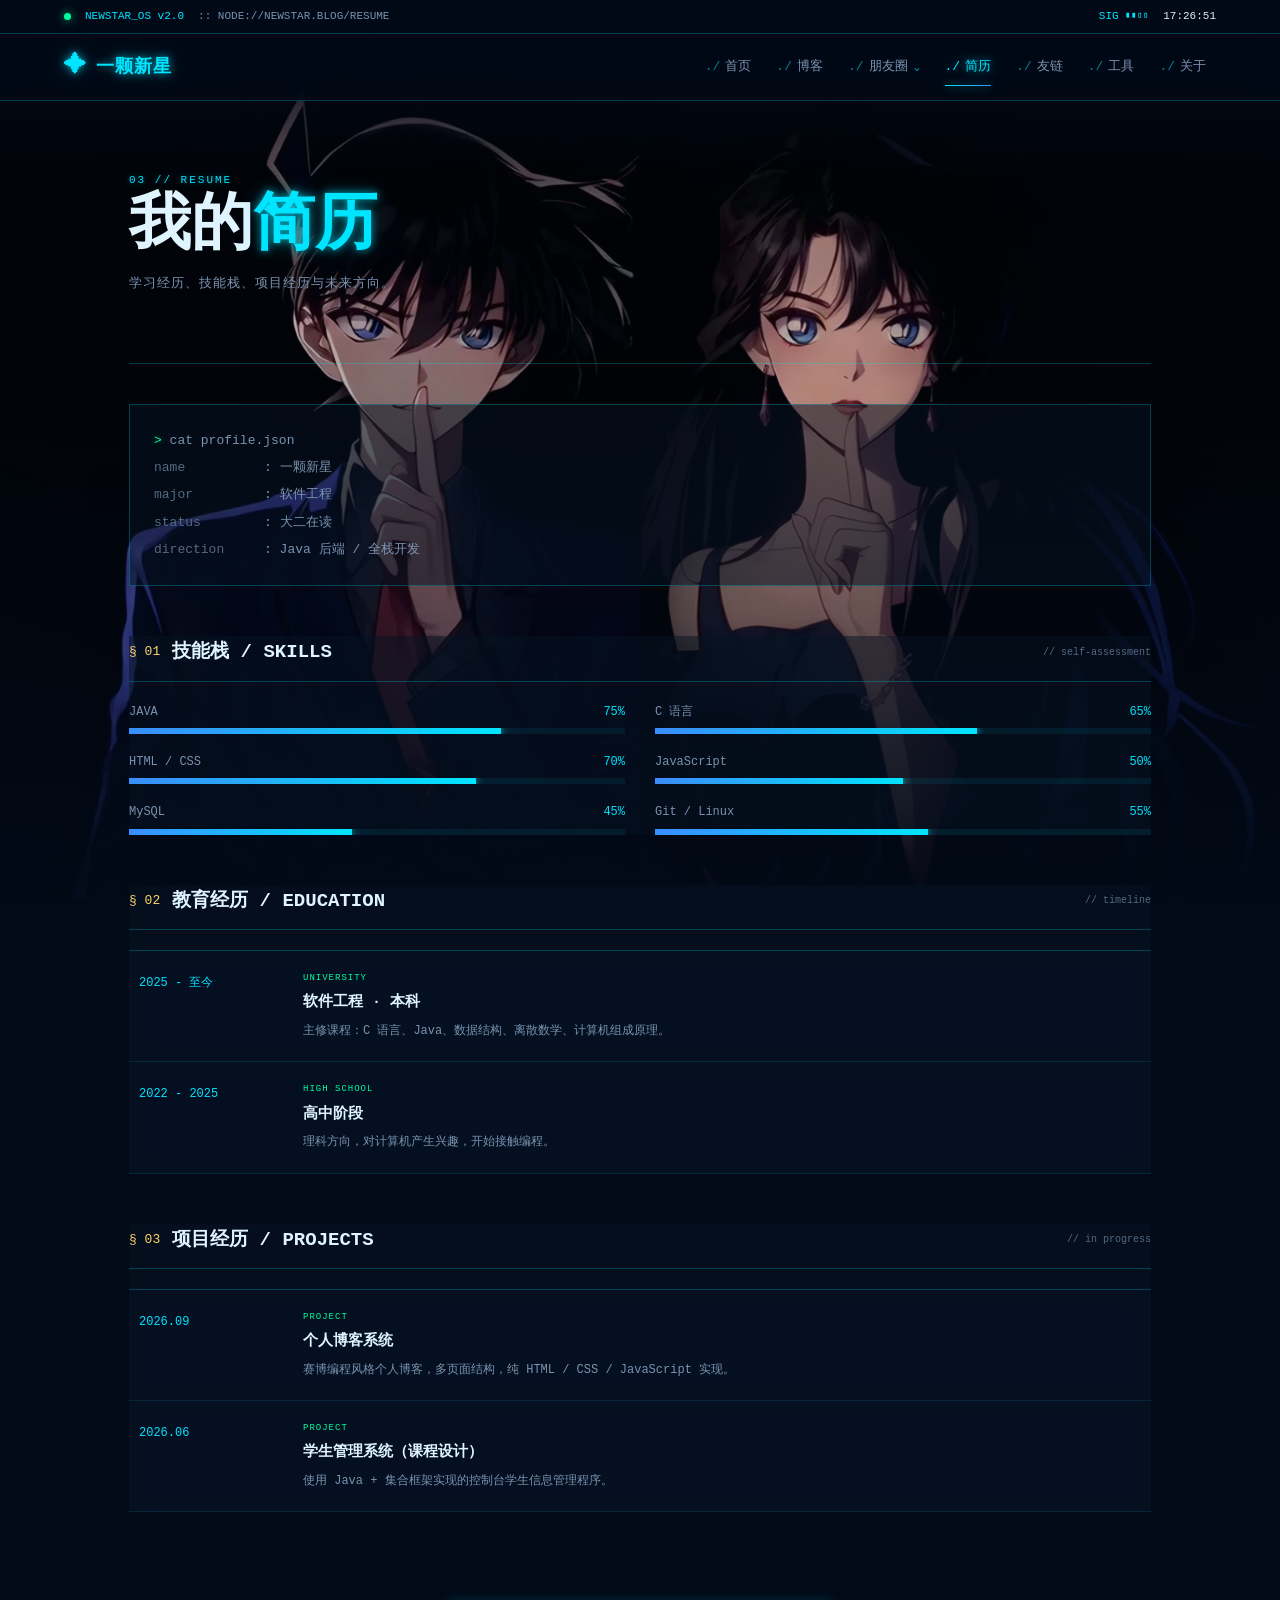
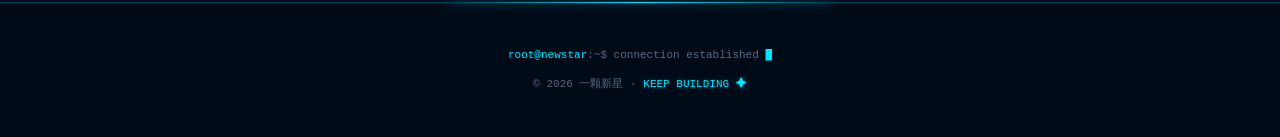
<file: resume.html>
<!DOCTYPE html>
<html lang="zh-CN">
<head>
  <meta charset="UTF-8">
  <meta name="viewport" content="width=device-width, initial-scale=1.0">
  <meta name="description" content="一颗新星的简历：软件工程专业学习经历、技能栈、项目经历与未来方向。">
  <meta property="og:type" content="profile">
  <meta property="og:title" content="简历 · 一颗新星">
  <meta property="og:description" content="软件工程专业学习经历、技能栈、项目经历与未来方向。">
  <meta property="og:url" content="https://yikexinxing.github.io/resume.html">
  <meta name="twitter:card" content="summary">
  <title>简历 · 一颗新星</title>
  <link rel="icon" href="data:image/svg+xml,<svg xmlns='http://www.w3.org/2000/svg' viewBox='0 0 100 100'><text y='.9em' font-size='90'>✦</text></svg>">
  <link rel="stylesheet" href="style.css?v=20261030a">
  <link rel="stylesheet" href="assets/extra.css?v=20261030a">
  <link rel="stylesheet" href="assets/upgrade.css?v=20261030a"><link rel="stylesheet" href="assets/video-bg.css?v=20261030a">
</head>
<body><div class="video-bg" aria-hidden="true"><video autoplay muted loop playsinline preload="auto" poster="assets/bg-poster.jpg"><source src="assets/bg.mp4" type="video/mp4"></video><div class="video-mask"></div></div>




<header class="top-bar">
  <div class="top-bar-left">
    <span class="status-dot"></span>
    <span class="sys-version">NEWSTAR_OS v2.0</span>
    <span class="sys-path">:: NODE://NEWSTAR.BLOG/RESUME</span>
  </div>
  <div class="top-bar-right">
    <span class="sys-signal">SIG ▮▮▯▯</span>
    <time class="sys-time" id="sysTime">00:00:00</time>
  </div>
</header>

<nav class="nav" aria-label="主导航">
  <a href="index.html" class="brand">
    <span class="brand-symbol" aria-hidden="true">✦</span>
    <span class="brand-name">一颗新星</span>
  </a>
  <button class="nav-toggle" type="button" aria-expanded="false" aria-controls="navLinks">MENU</button>
  <ul class="nav-links" id="navLinks">
    <li><a href="index.html">首页</a></li>
    <li><a href="blog.html">博客</a></li>
    <li class="nav-dropdown">
      <a href="moments.html" class="dropdown-trigger">
        朋友圈
        <span class="dropdown-arrow">⌄</span>
      </a>
      <ul class="dropdown-menu">
        <li><a href="tech.html"><span class="dropdown-icon">&gt;_</span>技术学习记录</a></li>
        <li><a href="life.html"><span class="dropdown-icon">◇</span>日常生活记录</a></li>
      </ul>
    </li>
    <li><a href="resume.html" class="active">简历</a></li>
    <li><a href="links.html">友链</a></li>
    <li><a href="tools.html">工具</a></li>
    <li><a href="about.html">关于</a></li>
  </ul>
</nav>

<main class="page-content">
  <div class="page-head">
    <div class="section-tag">03 // RESUME</div>
    <h1 class="page-title">我的<span>简历</span></h1>
    <p class="page-subtitle">学习经历、技能栈、项目经历与未来方向。</p>
  </div>

  <div class="terminal-box">
    <p><span class="green">&gt;</span> cat profile.json</p>
    <p><span class="label">name</span>: 一颗新星</p>
    <p><span class="label">major</span>: 软件工程</p>
    <p><span class="label">status</span>: 大二在读</p>
    <p><span class="label">direction</span>: Java 后端 / 全栈开发</p>
  </div>

  <!-- 技能栈 -->
  <div class="info-section">
    <div class="info-head">
      <span class="info-index">§ 01</span>
      <h2>技能栈 / SKILLS</h2>
      <span class="info-code">// self-assessment</span>
    </div>
    <div class="skill-bars">
      <div class="skill-row">
        <div class="skill-name"><span>JAVA</span><b>75%</b></div>
        <div class="progress-bar"><div class="progress-fill" style="width: 75%"></div></div>
      </div>
      <div class="skill-row">
        <div class="skill-name"><span>C 语言</span><b>65%</b></div>
        <div class="progress-bar"><div class="progress-fill" style="width: 65%"></div></div>
      </div>
      <div class="skill-row">
        <div class="skill-name"><span>HTML / CSS</span><b>70%</b></div>
        <div class="progress-bar"><div class="progress-fill" style="width: 70%"></div></div>
      </div>
      <div class="skill-row">
        <div class="skill-name"><span>JavaScript</span><b>50%</b></div>
        <div class="progress-bar"><div class="progress-fill" style="width: 50%"></div></div>
      </div>
      <div class="skill-row">
        <div class="skill-name"><span>MySQL</span><b>45%</b></div>
        <div class="progress-bar"><div class="progress-fill" style="width: 45%"></div></div>
      </div>
      <div class="skill-row">
        <div class="skill-name"><span>Git / Linux</span><b>55%</b></div>
        <div class="progress-bar"><div class="progress-fill" style="width: 55%"></div></div>
      </div>
    </div>
  </div>

  <!-- 教育经历 -->
  <div class="info-section">
    <div class="info-head">
      <span class="info-index">§ 02</span>
      <h2>教育经历 / EDUCATION</h2>
      <span class="info-code">// timeline</span>
    </div>
    <div class="timeline">
      <div class="timeline-item">
        <time>2025 - 至今</time>
        <div>
          <div class="tl-type">UNIVERSITY</div>
          <h3>软件工程 · 本科</h3>
          <p>主修课程：C 语言、Java、数据结构、离散数学、计算机组成原理。</p>
        </div>
      </div>
      <div class="timeline-item">
        <time>2022 - 2025</time>
        <div>
          <div class="tl-type">HIGH SCHOOL</div>
          <h3>高中阶段</h3>
          <p>理科方向，对计算机产生兴趣，开始接触编程。</p>
        </div>
      </div>
    </div>
  </div>

  <!-- 项目经历 -->
  <div class="info-section">
    <div class="info-head">
      <span class="info-index">§ 03</span>
      <h2>项目经历 / PROJECTS</h2>
      <span class="info-code">// in progress</span>
    </div>
    <div class="timeline">
      <div class="timeline-item">
        <time>2026.09</time>
        <div>
          <div class="tl-type">PROJECT</div>
          <h3>个人博客系统</h3>
          <p>赛博编程风格个人博客，多页面结构，纯 HTML / CSS / JavaScript 实现。</p>
        </div>
      </div>
      <div class="timeline-item">
        <time>2026.06</time>
        <div>
          <div class="tl-type">PROJECT</div>
          <h3>学生管理系统（课程设计）</h3>
          <p>使用 Java + 集合框架实现的控制台学生信息管理程序。</p>
        </div>
      </div>
    </div>
  </div>
</main>

<footer>
  <div class="footer-terminal">
    <span>root@newstar</span>:~$ connection established <span class="footer-cursor">█</span>
  </div>
  <div>© 2026 一颗新星 · <span>KEEP BUILDING ✦</span></div>
</footer>

<script src="assets/site.js"></script><script src="assets/click-heart.js"></script><script src="assets/cursor.js"></script>

</body>
</html>
</file>
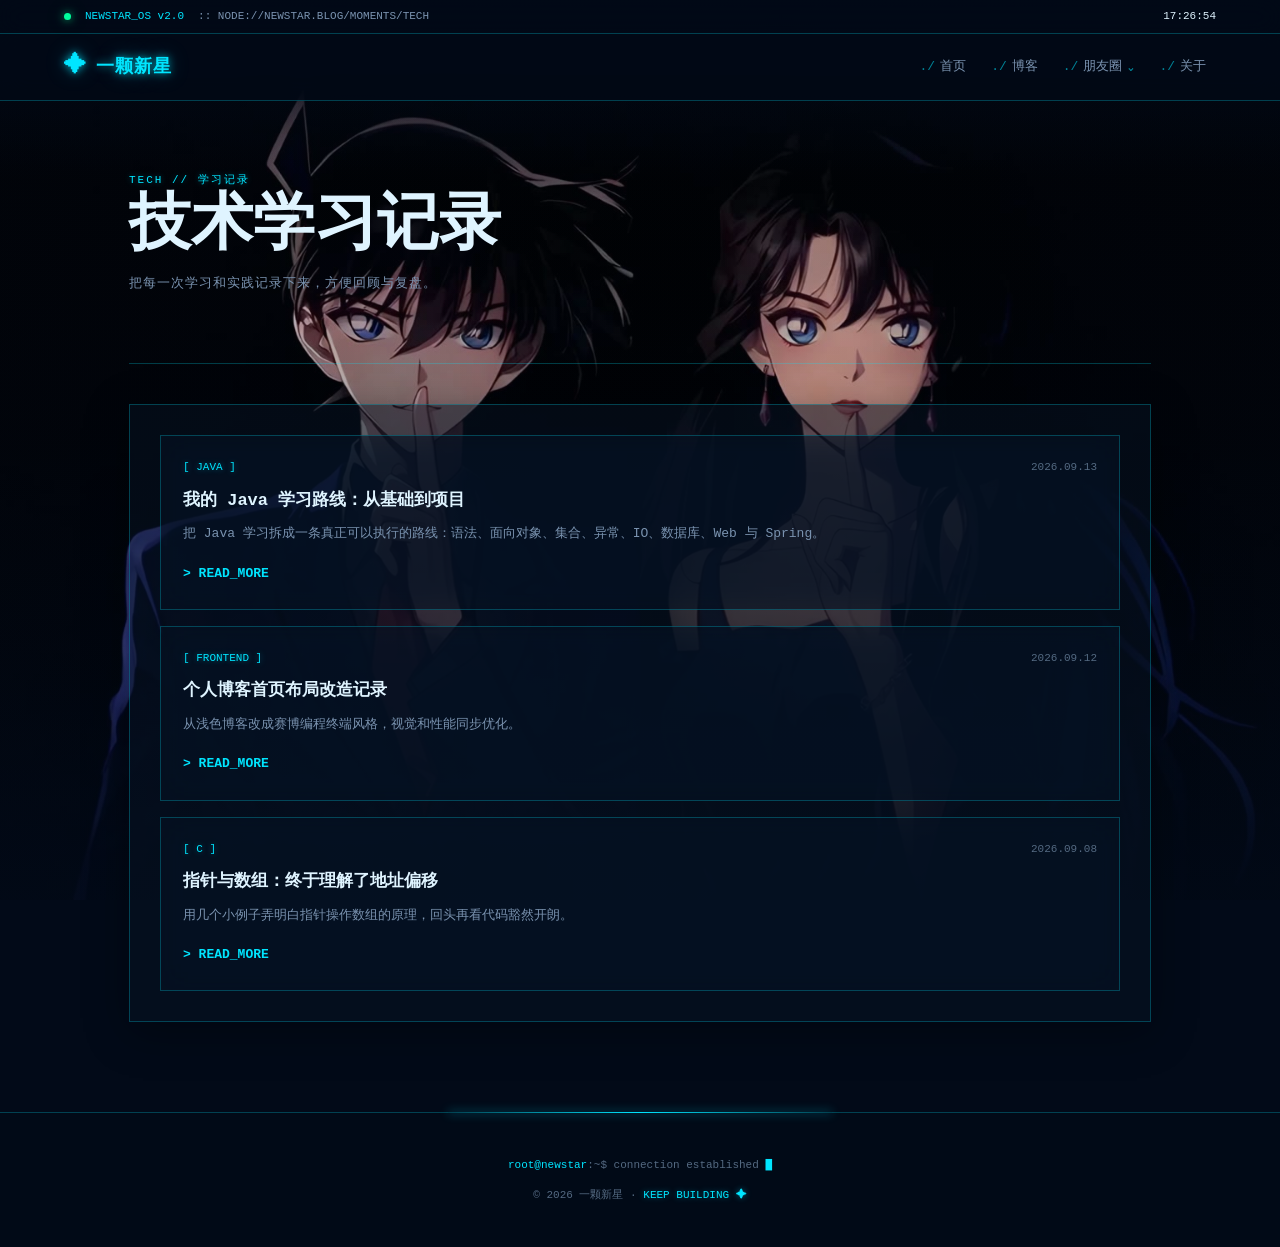
<file: tech.html>
<!DOCTYPE html>
<html lang="zh-CN"><head><meta charset="UTF-8"><meta name="viewport" content="width=device-width, initial-scale=1"><meta name="description" content="一颗新星的技术学习记录。"><title>技术学习记录 · 一颗新星</title><link rel="icon" href="data:image/svg+xml,<svg xmlns='http://www.w3.org/2000/svg' viewBox='0 0 100 100'><text y='.9em' font-size='90'>✦</text></svg>"><meta property="og:type" content="website"><meta property="og:title" content="技术学习记录 · 一颗新星"><meta property="og:description" content="一颗新星的技术学习记录。"><meta property="og:url" content="https://yikexinxing.github.io/tech.html"><meta name="twitter:card" content="summary"><link rel="stylesheet" href="style.css?v=20261030a"><link rel="stylesheet" href="assets/extra.css?v=20261030a"><link rel="stylesheet" href="assets/upgrade.css?v=20261030a"><link rel="stylesheet" href="assets/video-bg.css?v=20261030a"></head><body><div class="video-bg" aria-hidden="true"><video autoplay muted loop playsinline preload="auto" poster="assets/bg-poster.jpg"><source src="assets/bg.mp4" type="video/mp4"></video><div class="video-mask"></div></div><header class="top-bar"><div class="top-bar-left"><span class="status-dot" aria-hidden="true"></span><span class="sys-version">NEWSTAR_OS v2.0</span><span class="sys-path">:: NODE://NEWSTAR.BLOG/MOMENTS/TECH</span></div><div class="top-bar-right"><time class="sys-time" id="sysTime">00:00:00</time></div></header><nav class="nav" aria-label="主导航"><a href="index.html" class="brand"><span class="brand-symbol" aria-hidden="true">✦</span><span class="brand-name">一颗新星</span></a><button class="nav-toggle" type="button" aria-expanded="false" aria-controls="navLinks">MENU</button><ul class="nav-links" id="navLinks"><li><a href="index.html">首页</a></li><li><a href="blog.html">博客</a></li><li class="nav-dropdown"><a href="moments.html" class="dropdown-trigger" aria-expanded="false">朋友圈 <span class="dropdown-arrow" aria-hidden="true">⌄</span></a><ul class="dropdown-menu"><li><a href="tech.html"><span class="dropdown-icon">&gt;_</span>技术学习记录</a></li><li><a href="life.html"><span class="dropdown-icon">◇</span>日常生活记录</a></li></ul></li><li><a href="about.html">关于</a></li></ul></nav><main class="page-content"><div class="page-head"><div class="section-tag">TECH // 学习记录</div><h1 class="page-title">技术学习记录</h1><p class="page-subtitle">把每一次学习和实践记录下来，方便回顾与复盘。</p></div><section class="article-section"><div class="article-list" id="techArticles" data-category-list="tech"></div><p class="empty-state" hidden>暂无技术文章。</p></section></main><footer><div class="footer-terminal"><span>root@newstar</span>:~$ connection established <span class="footer-cursor" aria-hidden="true">█</span></div><div>© 2026 一颗新星 · <span>KEEP BUILDING ✦</span></div></footer><script src="assets/articles-data.js"></script><script src="assets/site.js"></script><script src="assets/click-heart.js"></script><script src="assets/cursor.js"></script></body></html>
</file>
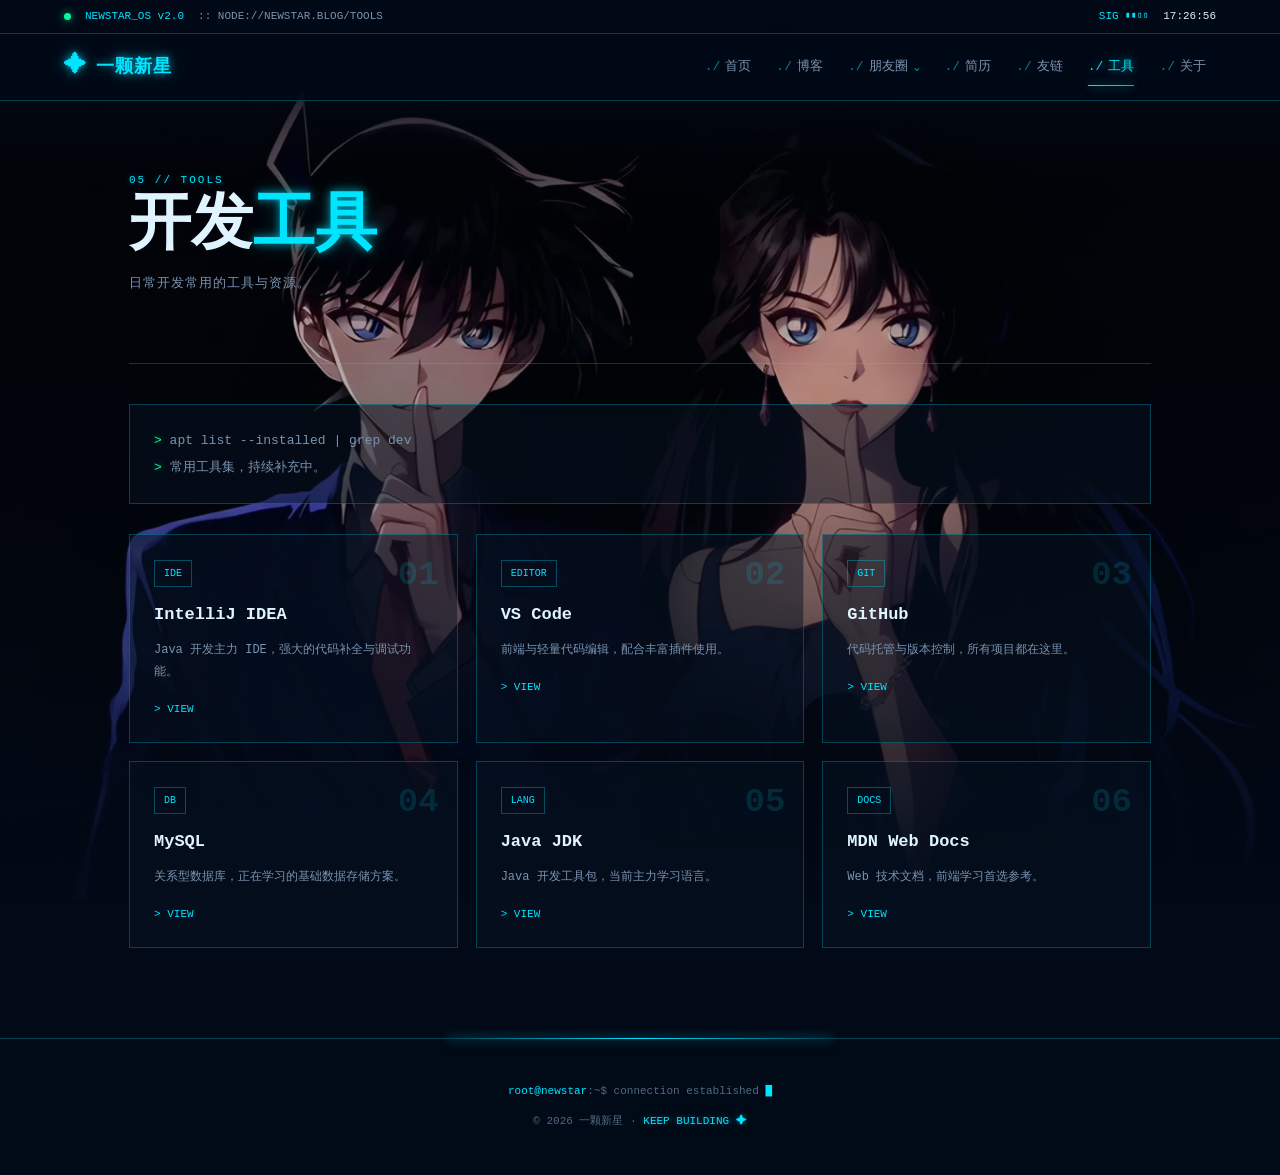
<file: tools.html>
<!DOCTYPE html>
<html lang="zh-CN">
<head>
  <meta charset="UTF-8">
  <meta name="viewport" content="width=device-width, initial-scale=1.0">
  <meta name="description" content="一颗新星日常开发常用的工具与资源清单：IDE、编辑器、Git、数据库与文档。">
  <meta property="og:type" content="website">
  <meta property="og:title" content="工具 · 一颗新星">
  <meta property="og:description" content="日常开发常用的工具与资源清单。">
  <meta property="og:url" content="https://yikexinxing.github.io/tools.html">
  <meta name="twitter:card" content="summary">
  <title>工具 · 一颗新星</title>
  <link rel="icon" href="data:image/svg+xml,<svg xmlns='http://www.w3.org/2000/svg' viewBox='0 0 100 100'><text y='.9em' font-size='90'>✦</text></svg>">
  <link rel="stylesheet" href="style.css?v=20261030a">
  <link rel="stylesheet" href="assets/extra.css?v=20261030a">
  <link rel="stylesheet" href="assets/upgrade.css?v=20261030a"><link rel="stylesheet" href="assets/video-bg.css?v=20261030a">
</head>
<body><div class="video-bg" aria-hidden="true"><video autoplay muted loop playsinline preload="auto" poster="assets/bg-poster.jpg"><source src="assets/bg.mp4" type="video/mp4"></video><div class="video-mask"></div></div>




<header class="top-bar">
  <div class="top-bar-left">
    <span class="status-dot"></span>
    <span class="sys-version">NEWSTAR_OS v2.0</span>
    <span class="sys-path">:: NODE://NEWSTAR.BLOG/TOOLS</span>
  </div>
  <div class="top-bar-right">
    <span class="sys-signal">SIG ▮▮▯▯</span>
    <time class="sys-time" id="sysTime">00:00:00</time>
  </div>
</header>

<nav class="nav" aria-label="主导航">
  <a href="index.html" class="brand">
    <span class="brand-symbol" aria-hidden="true">✦</span>
    <span class="brand-name">一颗新星</span>
  </a>
  <button class="nav-toggle" type="button" aria-expanded="false" aria-controls="navLinks">MENU</button>
  <ul class="nav-links" id="navLinks">
    <li><a href="index.html">首页</a></li>
    <li><a href="blog.html">博客</a></li>
    <li class="nav-dropdown">
      <a href="moments.html" class="dropdown-trigger">
        朋友圈
        <span class="dropdown-arrow">⌄</span>
      </a>
      <ul class="dropdown-menu">
        <li><a href="tech.html"><span class="dropdown-icon">&gt;_</span>技术学习记录</a></li>
        <li><a href="life.html"><span class="dropdown-icon">◇</span>日常生活记录</a></li>
      </ul>
    </li>
    <li><a href="resume.html">简历</a></li>
    <li><a href="links.html">友链</a></li>
    <li><a href="tools.html" class="active">工具</a></li>
    <li><a href="about.html">关于</a></li>
  </ul>
</nav>

<main class="page-content">
  <div class="page-head">
    <div class="section-tag">05 // TOOLS</div>
    <h1 class="page-title">开发<span>工具</span></h1>
    <p class="page-subtitle">日常开发常用的工具与资源。</p>
  </div>

  <div class="terminal-box">
    <p><span class="green">&gt;</span> apt list --installed | grep dev</p>
    <p><span class="green">&gt;</span> 常用工具集，持续补充中。</p>
  </div>

  <div class="grid-cards">
    <a href="https://www.jetbrains.com/idea/" target="_blank" rel="noopener" class="grid-card">
      <div class="card-num">01</div>
      <div class="card-tag">IDE</div>
      <h3>IntelliJ IDEA</h3>
      <p>Java 开发主力 IDE，强大的代码补全与调试功能。</p>
      <div class="card-link">&gt; VIEW</div>
    </a>
    <a href="https://code.visualstudio.com/" target="_blank" rel="noopener" class="grid-card">
      <div class="card-num">02</div>
      <div class="card-tag">EDITOR</div>
      <h3>VS Code</h3>
      <p>前端与轻量代码编辑，配合丰富插件使用。</p>
      <div class="card-link">&gt; VIEW</div>
    </a>
    <a href="https://github.com/" target="_blank" rel="noopener" class="grid-card">
      <div class="card-num">03</div>
      <div class="card-tag">GIT</div>
      <h3>GitHub</h3>
      <p>代码托管与版本控制，所有项目都在这里。</p>
      <div class="card-link">&gt; VIEW</div>
    </a>
    <a href="https://www.mysql.com/" target="_blank" rel="noopener" class="grid-card">
      <div class="card-num">04</div>
      <div class="card-tag">DB</div>
      <h3>MySQL</h3>
      <p>关系型数据库，正在学习的基础数据存储方案。</p>
      <div class="card-link">&gt; VIEW</div>
    </a>
    <a href="https://www.oracle.com/java/" target="_blank" rel="noopener" class="grid-card">
      <div class="card-num">05</div>
      <div class="card-tag">LANG</div>
      <h3>Java JDK</h3>
      <p>Java 开发工具包，当前主力学习语言。</p>
      <div class="card-link">&gt; VIEW</div>
    </a>
    <a href="https://developer.mozilla.org/zh-CN/" target="_blank" rel="noopener" class="grid-card">
      <div class="card-num">06</div>
      <div class="card-tag">DOCS</div>
      <h3>MDN Web Docs</h3>
      <p>Web 技术文档，前端学习首选参考。</p>
      <div class="card-link">&gt; VIEW</div>
    </a>
  </div>
</main>

<footer>
  <div class="footer-terminal">
    <span>root@newstar</span>:~$ connection established <span class="footer-cursor">█</span>
  </div>
  <div>© 2026 一颗新星 · <span>KEEP BUILDING ✦</span></div>
</footer>

<script src="assets/site.js"></script><script src="assets/click-heart.js"></script><script src="assets/cursor.js"></script>

</body>
</html>
</file>
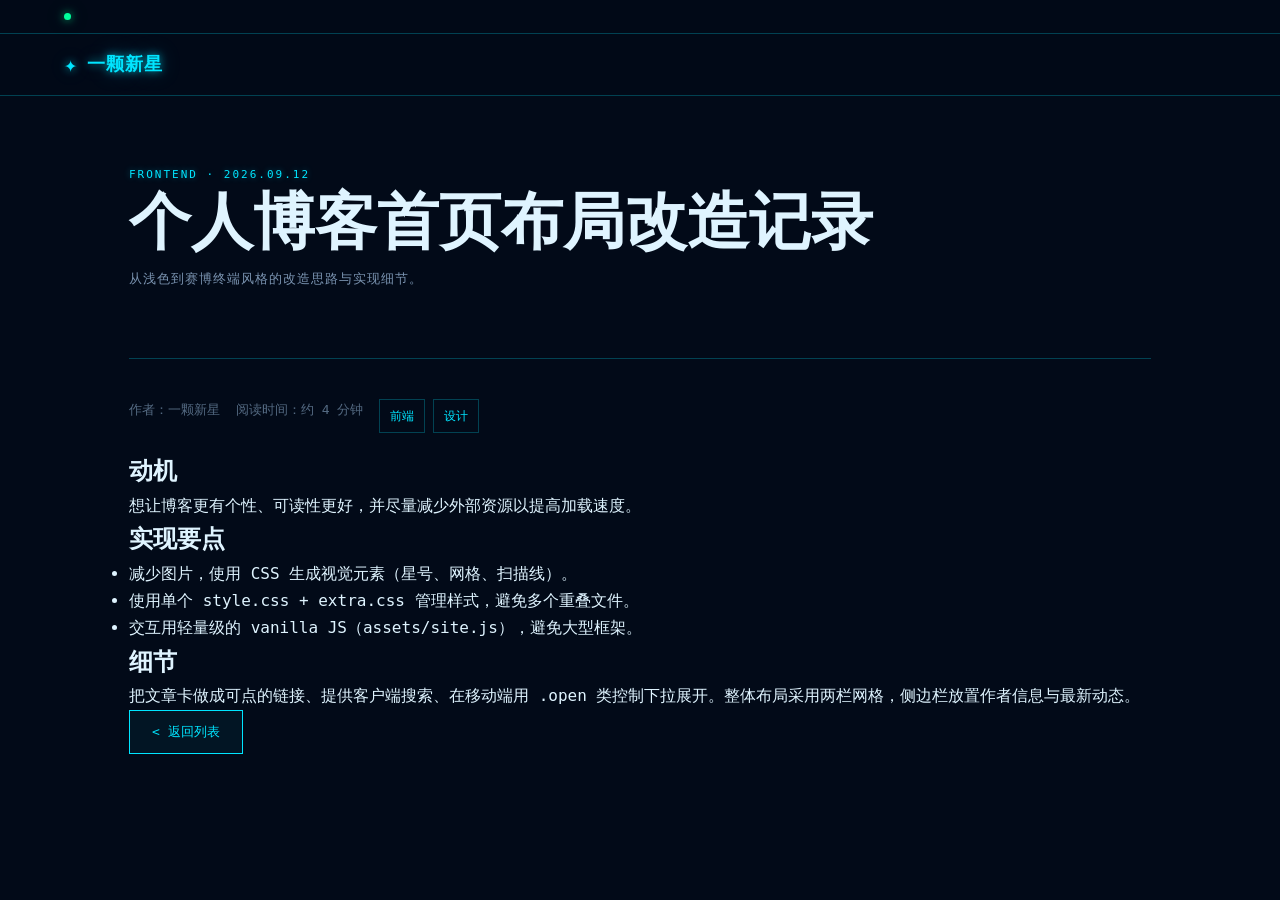
<file: posts/homepage-redesign.html>
<!DOCTYPE html>
<html lang="zh-CN">
<head>
  <meta charset="utf-8" />
  <meta name="viewport" content="width=device-width,initial-scale=1" />
  <title>个人博客首页布局改造记录 · 一颗新星</title>
  <link rel="stylesheet" href="/style.css" />
  <link rel="stylesheet" href="/assets/extra.css" />
</head>
<body>
  <header class="top-bar"><div class="top-bar-left"><span class="status-dot"></span></div></header>
  <nav class="nav"><a href="/index.html" class="brand"><span class="brand-symbol">✦</span><span class="brand-name">一颗新星</span></a></nav>

  <main class="post-content page-content">
    <div class="page-head">
      <div class="section-tag">FRONTEND · 2026.09.12</div>
      <h1 class="page-title">个人博客首页布局改造记录</h1>
      <p class="page-subtitle">从浅色到赛博终端风格的改造思路与实现细节。</p>
    </div>

    <div class="post-meta">
      <div>作者：一颗新星</div>
      <div>阅读时间：约 4 分钟</div>
      <div class="post-tags"><span>前端</span><span>设计</span></div>
    </div>

    <article>
      <h2>动机</h2>
      <p>想让博客更有个性、可读性更好，并尽量减少外部资源以提高加载速度。</p>

      <h2>实现要点</h2>
      <ul>
        <li>减少图片，使用 CSS 生成视觉元素（星号、网格、扫描线）。</li>
        <li>使用单个 style.css + extra.css 管理样式，避免多个重叠文件。</li>
        <li>交互用轻量级的 vanilla JS（assets/site.js），避免大型框架。</li>
      </ul>

      <h2>细节</h2>
      <p>把文章卡做成可点的链接、提供客户端搜索、在移动端用 .open 类控制下拉展开。整体布局采用两栏网格，侧边栏放置作者信息与最新动态。</p>
    </article>

    <a href="/blog.html" class="btn">&lt; 返回列表</a>
  </main>

  <script src="/assets/site.js"></script>
</body>
</html>
</file>
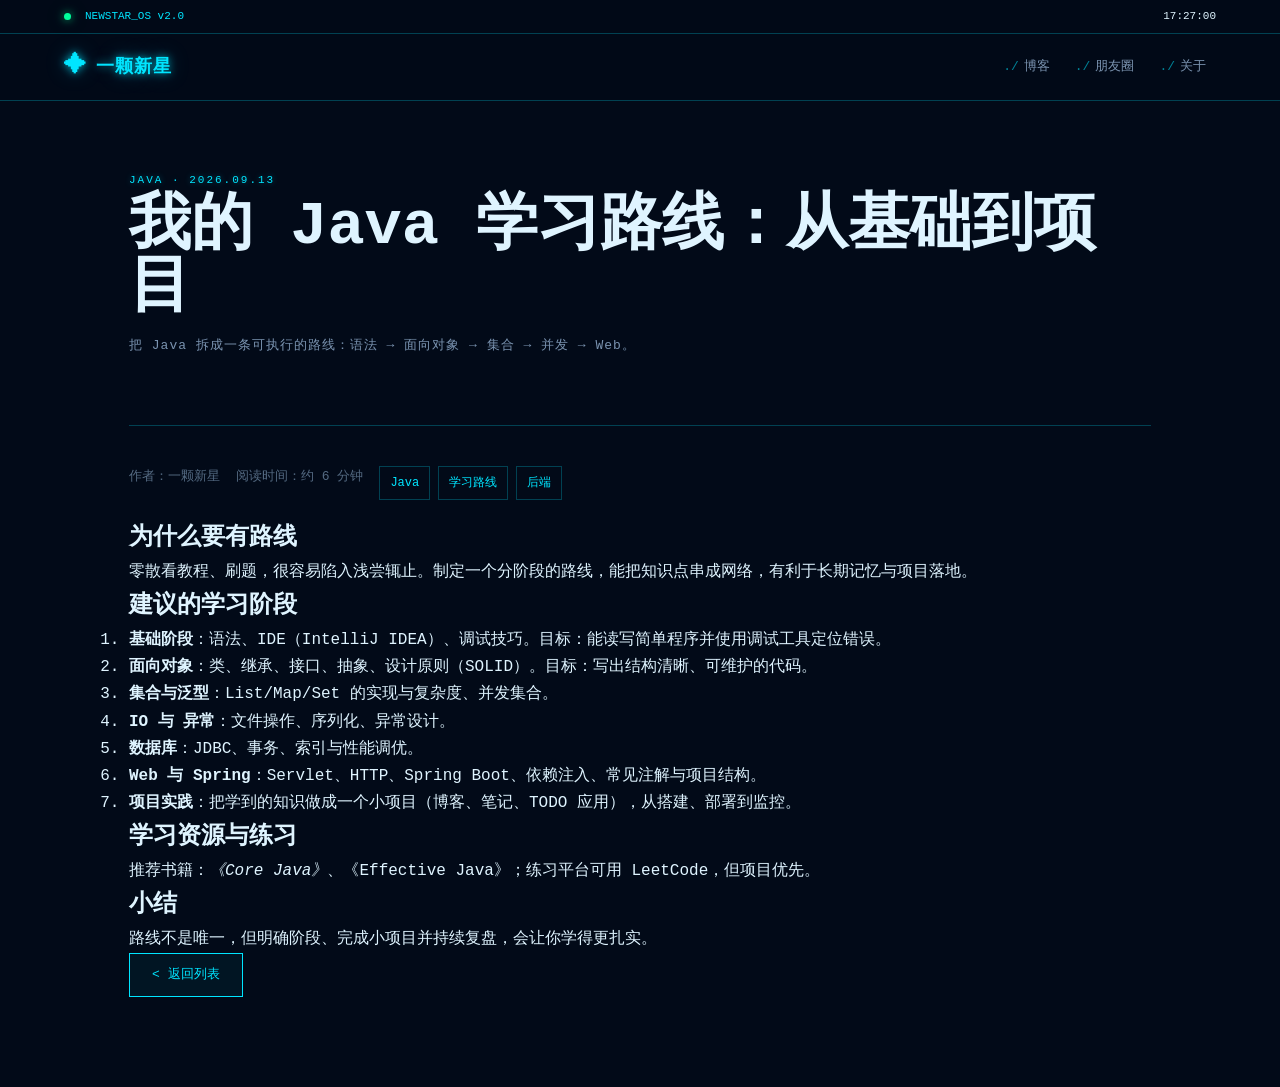
<file: posts/java-learning.html>
<!DOCTYPE html>
<html lang="zh-CN">
<head>
  <meta charset="utf-8" />
  <meta name="viewport" content="width=device-width,initial-scale=1" />
  <title>Java 学习路线：从基础到项目 · 一颗新星</title>
  <link rel="stylesheet" href="/style.css" />
  <link rel="stylesheet" href="/assets/extra.css" />
</head>
<body>
  <header class="top-bar">
    <div class="top-bar-left">
      <span class="status-dot"></span>
      <span class="sys-version">NEWSTAR_OS v2.0</span>
    </div>
    <div class="top-bar-right">
      <span class="sys-time" id="sysTime">00:00:00</span>
    </div>
  </header>

  <nav class="nav">
    <a href="/index.html" class="brand"><span class="brand-symbol">✦</span><span class="brand-name">一颗新星</span></a>
    <ul class="nav-links">
      <li><a href="/blog.html">博客</a></li>
      <li><a href="/moments.html">朋友圈</a></li>
      <li><a href="/about.html">关于</a></li>
    </ul>
  </nav>

  <main class="post-content page-content">
    <div class="page-head">
      <div class="section-tag">JAVA · 2026.09.13</div>
      <h1 class="page-title">我的 Java 学习路线：从基础到项目</h1>
      <p class="page-subtitle">把 Java 拆成一条可执行的路线：语法 → 面向对象 → 集合 → 并发 → Web。</p>
    </div>

    <div class="post-meta">
      <div>作者：一颗新星</div>
      <div>阅读时间：约 6 分钟</div>
      <div class="post-tags"><span>Java</span><span>学习路线</span><span>后端</span></div>
    </div>

    <article>
      <h2>为什么要有路线</h2>
      <p>零散看教程、刷题，很容易陷入浅尝辄止。制定一个分阶段的路线，能把知识点串成网络，有利于长期记忆与项目落地。</p>

      <h2>建议的学习阶段</h2>
      <ol>
        <li><strong>基础阶段</strong>：语法、IDE（IntelliJ IDEA）、调试技巧。目标：能读写简单程序并使用调试工具定位错误。</li>
        <li><strong>面向对象</strong>：类、继承、接口、抽象、设计原则（SOLID）。目标：写出结构清晰、可维护的代码。</li>
        <li><strong>集合与泛型</strong>：List/Map/Set 的实现与复杂度、并发集合。</li>
        <li><strong>IO 与 异常</strong>：文件操作、序列化、异常设计。</li>
        <li><strong>数据库</strong>：JDBC、事务、索引与性能调优。</li>
        <li><strong>Web 与 Spring</strong>：Servlet、HTTP、Spring Boot、依赖注入、常见注解与项目结构。</li>
        <li><strong>项目实践</strong>：把学到的知识做成一个小项目（博客、笔记、TODO 应用），从搭建、部署到监控。</li>
      </ol>

      <h2>学习资源与练习</h2>
      <p>推荐书籍：<em>《Core Java》</em>、《Effective Java》；练习平台可用 LeetCode，但项目优先。</p>

      <h2>小结</h2>
      <p>路线不是唯一，但明确阶段、完成小项目并持续复盘，会让你学得更扎实。</p>
    </article>

    <a href="/blog.html" class="btn">&lt; 返回列表</a>
  </main>

  <script src="/assets/site.js"></script>
  <script>
    // sys time
    function updateTime(){document.getElementById('sysTime').textContent=(new Date()).toTimeString().slice(0,8);} 
    setInterval(updateTime,1000); updateTime();
  </script>
</body>
</html>
</file>
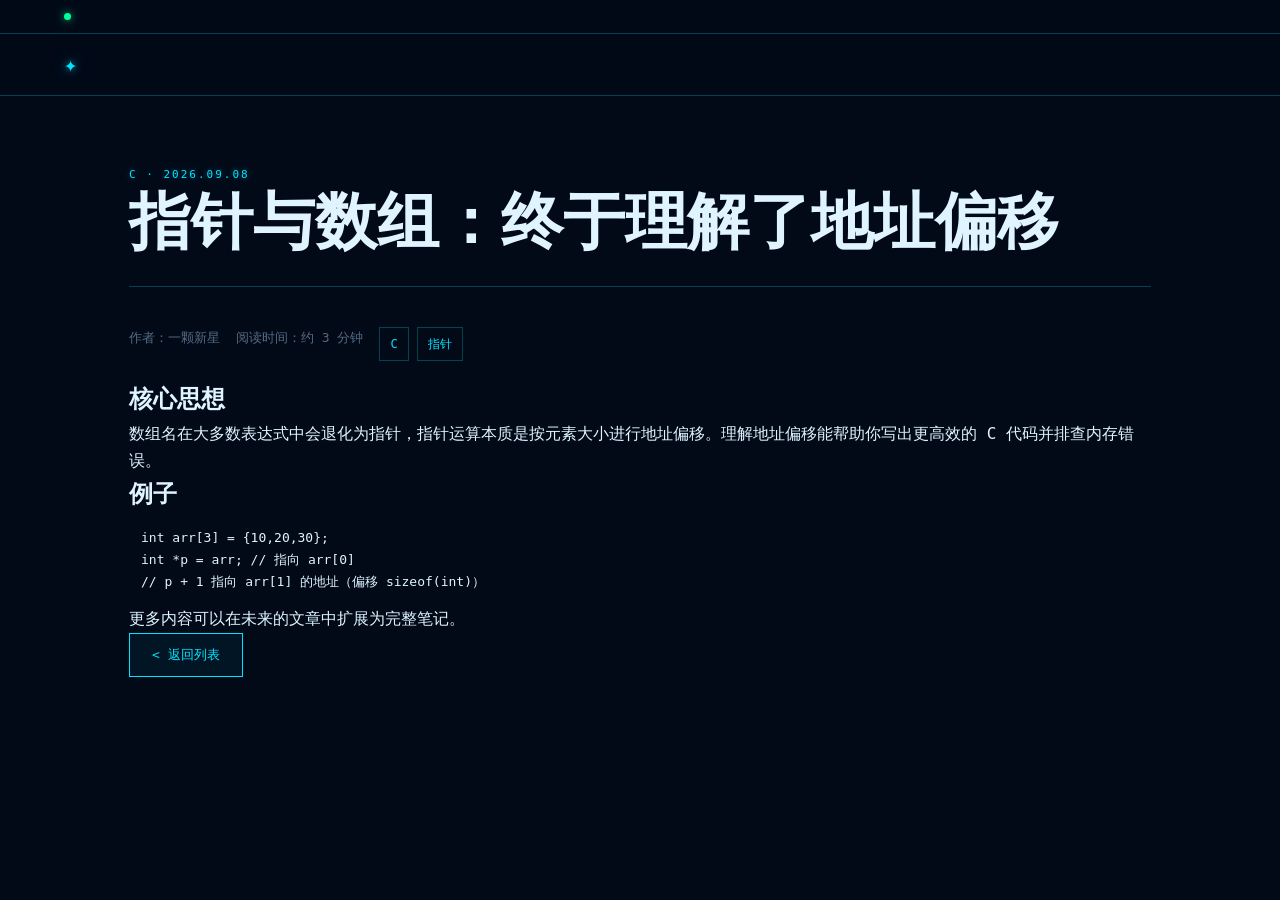
<file: posts/pointers-arrays.html>
<!DOCTYPE html>
<html lang="zh-CN">
<head>
  <meta charset="utf-8" />
  <meta name="viewport" content="width=device-width,initial-scale=1" />
  <title>指针与数组：终于理解了地址偏移 · 一颗新星</title>
  <link rel="stylesheet" href="/style.css" />
  <link rel="stylesheet" href="/assets/extra.css" />
</head>
<body>
  <header class="top-bar"><div class="top-bar-left"><span class="status-dot"></span></div></header>
  <nav class="nav"><a href="/index.html" class="brand"><span class="brand-symbol">✦</span></a></nav>

  <main class="post-content page-content">
    <div class="page-head">
      <div class="section-tag">C · 2026.09.08</div>
      <h1 class="page-title">指针与数组：终于理解了地址偏移</h1>
    </div>

    <div class="post-meta">
      <div>作者：一颗新星</div>
      <div>阅读时间：约 3 分钟</div>
      <div class="post-tags"><span>C</span><span>指针</span></div>
    </div>

    <article>
      <h2>核心思想</h2>
      <p>数组名在大多数表达式中会退化为指针，指针运算本质是按元素大小进行地址偏移。理解地址偏移能帮助你写出更高效的 C 代码并排查内存错误。</p>

      <h2>例子</h2>
      <pre style="background:rgba(0,0,0,0.06);padding:12px;border-radius:6px;">int arr[3] = {10,20,30};
int *p = arr; // 指向 arr[0]
// p + 1 指向 arr[1] 的地址（偏移 sizeof(int)）
</pre>

      <p>更多内容可以在未来的文章中扩展为完整笔记。</p>
    </article>

    <a href="/blog.html" class="btn">&lt; 返回列表</a>
  </main>

  <script src="/assets/site.js"></script>
</body>
</html>
</file>
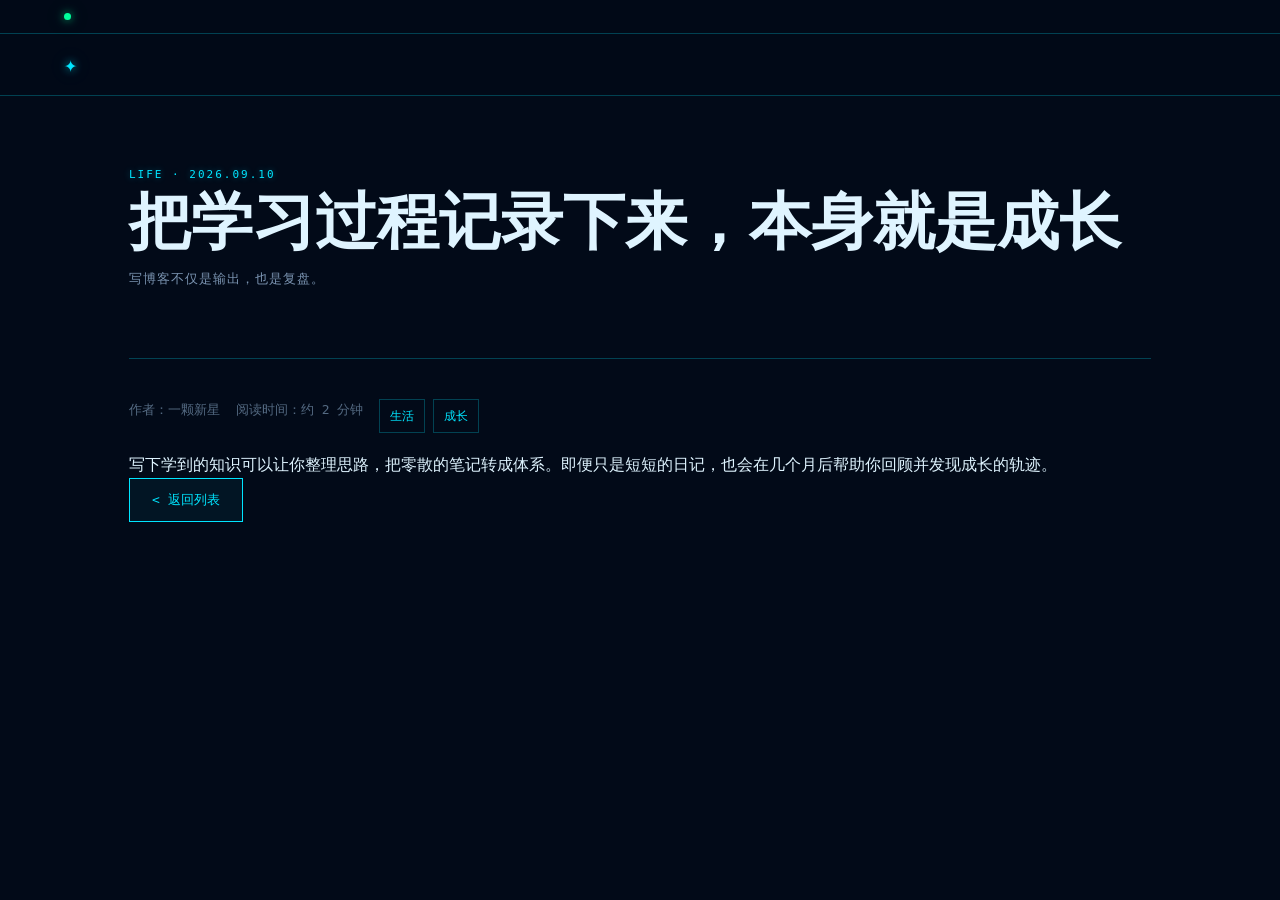
<file: posts/record-growth.html>
<!DOCTYPE html>
<html lang="zh-CN">
<head>
  <meta charset="utf-8" />
  <meta name="viewport" content="width=device-width,initial-scale=1" />
  <title>把学习过程记录下来，本身就是成长 · 一颗新星</title>
  <link rel="stylesheet" href="/style.css" />
  <link rel="stylesheet" href="/assets/extra.css" />
</head>
<body>
  <header class="top-bar"><div class="top-bar-left"><span class="status-dot"></span></div></header>
  <nav class="nav"><a href="/index.html" class="brand"><span class="brand-symbol">✦</span></a></nav>

  <main class="post-content page-content">
    <div class="page-head">
      <div class="section-tag">LIFE · 2026.09.10</div>
      <h1 class="page-title">把学习过程记录下来，本身就是成长</h1>
      <p class="page-subtitle">写博客不仅是输出，也是复盘。</p>
    </div>

    <div class="post-meta">
      <div>作者：一颗新星</div>
      <div>阅读时间：约 2 分钟</div>
      <div class="post-tags"><span>生活</span><span>成长</span></div>
    </div>

    <article>
      <p>写下学到的知识可以让你整理思路，把零散的笔记转成体系。即便只是短短的日记，也会在几个月后帮助你回顾并发现成长的轨迹。</p>
    </article>

    <a href="/blog.html" class="btn">&lt; 返回列表</a>
  </main>

  <script src="/assets/site.js"></script>
</body>
</html>
</file>
<file: style.css>
/* =========================================================
   一颗新星 · 全站赛博编程风格
   CYBER BLOG SYSTEM THEME
========================================================= */

/* ===== 基础重置 ===== */
* {
  margin: 0;
  padding: 0;
  box-sizing: border-box;
}
html {
  scroll-behavior: smooth;
}
body {
  min-height: 100vh;
  background: var(--bg);
  color: var(--text);
  font-family: "Microsoft YaHei", "PingFang SC", "Segoe UI", Consolas, monospace;
  line-height: 1.7;
  overflow-x: hidden;
  position: relative;
}

/* ===== 主题变量 ===== */
:root {
  --bg: #020a18;
  --bg-panel: rgba(8, 20, 38, 0.78);
  --bg-panel-solid: #071528;
  --border: rgba(0, 229, 255, 0.25);
  --border-bright: rgba(0, 229, 255, 0.55);
  --cyan: #00e5ff;
  --blue: #3a8dff;
  --green: #00ff9c;
  --yellow: #ffd56b;
  --text: #dff4ff;
  --text-muted: #7a93b0;
  --text-dim: #546a82;
  --glow-cyan: 0 0 8px rgba(0, 229, 255, 0.7), 0 0 22px rgba(0, 229, 255, 0.25);
  --glow-green: 0 0 8px rgba(0, 255, 156, 0.7), 0 0 22px rgba(0, 255, 156, 0.25);
}

/* 旧的网格/扫描线背景已移除，页面背景统一由 assets/video-bg.css 的视频层提供 */

::selection {
  color: #00131a;
  background: var(--cyan);
}
a {
  color: inherit;
  text-decoration: none;
}

/* 鼠标点击后不显示浏览器默认焦点框（深色背景下表现为一圈白框）。
   键盘 Tab 导航的青色焦点环仍在 upgrade.css 的 :focus-visible 中保留，不影响无障碍。 */
:focus:not(:focus-visible) {
  outline: none;
  box-shadow: none;
}
a,
button,
input,
textarea,
select,
summary,
[tabindex] {
  -webkit-tap-highlight-color: transparent;
}
button::-moz-focus-inner,
input::-moz-focus-inner {
  border: 0;
  padding: 0;
}

/* ===== 顶部状态栏 ===== */
.top-bar {
  height: 34px;
  padding: 0 clamp(20px, 5vw, 80px);
  display: flex;
  align-items: center;
  justify-content: space-between;
  background: rgba(2, 10, 24, 0.92);
  border-bottom: 1px solid var(--border);
  font-family: Consolas, monospace;
  font-size: 11px;
  color: var(--text-muted);
  position: relative;
  z-index: 1001;
}
.top-bar-left,
.top-bar-right {
  display: flex;
  align-items: center;
  gap: 14px;
}
.sys-version {
  color: var(--cyan);
}
.sys-signal {
  color: var(--cyan);
}
.sys-time {
  color: var(--text);
}
.status-dot {
  width: 7px;
  height: 7px;
  border-radius: 50%;
  background: var(--green);
  box-shadow: var(--glow-green);
  animation: pulse 1.5s infinite;
}
.status-dot.small {
  width: 6px;
  height: 6px;
}

/* ===== 主导航 ===== */
.nav {
  position: sticky;
  top: 0;
  z-index: 1000;
  width: 100%;
  min-height: 62px;
  padding: 0 clamp(20px, 5vw, 80px);
  display: flex;
  align-items: center;
  gap: 30px;
  background: rgba(2, 10, 24, 0.85);
  border-bottom: 1px solid var(--border);
  backdrop-filter: blur(8px);
  -webkit-backdrop-filter: blur(8px);
}
.brand {
  display: inline-flex;
  align-items: center;
  gap: 9px;
  color: var(--cyan);
  font-family: Consolas, monospace;
  font-size: 18px;
  font-weight: 700;
  letter-spacing: 1px;
  text-shadow: var(--glow-cyan);
  white-space: nowrap;
  transition: all 0.3s ease;
}
.brand:hover {
  color: white;
  transform: translateY(-1px);
}
.brand-symbol {
  font-size: 22px;
  animation: starPulse 2.5s ease-in-out infinite;
}

.nav-links {
  list-style: none;
  display: flex;
  align-items: center;
  gap: 5px;
  margin-left: auto;
}
.nav-links > li {
  position: relative;
}
.nav-links > li > a {
  position: relative;
  display: flex;
  align-items: center;
  gap: 5px;
  padding: 22px 10px;
  color: var(--text-muted);
  font-size: 13px;
  white-space: nowrap;
  transition: color 0.3s ease, text-shadow 0.3s ease;
}
.nav-links > li > a::before {
  content: "./";
  color: var(--cyan);
  opacity: 0.55;
  font-family: Consolas, monospace;
  transition: opacity 0.3s ease;
}
.nav-links > li > a::after {
  content: "";
  position: absolute;
  left: 10px;
  right: 10px;
  bottom: 14px;
  height: 1px;
  background: linear-gradient(90deg, var(--cyan), var(--blue));
  transform: scaleX(0);
  transform-origin: left;
  transition: transform 0.3s ease;
  box-shadow: var(--glow-cyan);
}
.nav-links > li > a:hover {
  color: var(--cyan);
  text-shadow: var(--glow-cyan);
}
.nav-links > li > a:hover::before {
  opacity: 1;
}
.nav-links > li > a:hover::after {
  transform: scaleX(1);
}
/* 当前页面高亮 */
.nav-links > li > a.active {
  color: var(--cyan);
  text-shadow: var(--glow-cyan);
}
.nav-links > li > a.active::after {
  transform: scaleX(1);
}
.nav-links > li > a.active::before {
  opacity: 1;
}

/* ===== 朋友圈下拉菜单 ===== */
.nav-dropdown { position: relative; }
.dropdown-arrow {
  color: var(--cyan);
  font-size: 14px;
  line-height: 1;
  transition: transform 0.3s ease;
}
.nav-dropdown:hover .dropdown-arrow {
  transform: rotate(180deg);
}
.dropdown-menu {
  position: absolute;
  top: calc(100% - 1px);
  left: 50%;
  min-width: 225px;
  padding: 8px;
  list-style: none;
  background: rgba(5, 15, 30, 0.96);
  border: 1px solid var(--border);
  box-shadow: 0 20px 50px rgba(0, 0, 0, 0.6), 0 0 25px rgba(0, 229, 255, 0.08);
  backdrop-filter: blur(10px);
  -webkit-backdrop-filter: blur(10px);
  opacity: 0;
  visibility: hidden;
  transform: translate(-50%, -10px);
  transition: opacity 0.25s ease, transform 0.25s ease, visibility 0.25s ease;
  margin-top: 1px;
}
.dropdown-menu::before {
  content: "";
  position: absolute;
  top: 0;
  left: 15%;
  width: 70%;
  height: 1px;
  background: linear-gradient(90deg, transparent, var(--cyan), var(--blue), transparent);
  box-shadow: 0 0 10px var(--cyan);
}
.dropdown-menu::after {
  content: "";
  position: absolute;
  top: -5px;
  left: 50%;
  width: 8px;
  height: 8px;
  background: #050f1e;
  border-left: 1px solid var(--border);
  border-top: 1px solid var(--border);
  transform: translateX(-50%) rotate(45deg);
}
.nav-dropdown:hover .dropdown-menu {
  opacity: 1;
  visibility: visible;
  transform: translate(-50%, 0);
}
.dropdown-menu li a {
  display: flex;
  align-items: center;
  gap: 12px;
  padding: 13px 14px;
  color: var(--text-muted);
  font-size: 12px;
  border: 1px solid transparent;
  transition: all 0.25s ease;
}
.dropdown-menu li a:hover {
  color: var(--cyan);
  background: rgba(0, 229, 255, 0.06);
  border-color: rgba(0, 229, 255, 0.2);
  padding-left: 19px;
  text-shadow: var(--glow-cyan);
}
.dropdown-icon {
  width: 30px;
  color: var(--cyan);
  font-family: Consolas, monospace;
  font-size: 10px;
  text-align: center;
}

/* ===== 首页 Banner ===== */
.home-banner {
  position: relative;
  width: 100%;
  height: 460px;
  background:
    radial-gradient(circle at 20% 20%, rgba(0, 229, 255, 0.25), transparent 28%),
    radial-gradient(circle at 80% 40%, rgba(58, 141, 255, 0.2), transparent 32%),
    radial-gradient(circle at 50% 90%, rgba(0, 255, 156, 0.12), transparent 35%),
    linear-gradient(135deg, #011022 0%, #021833 45%, #01142b 100%);
  display: flex;
  align-items: center;
  justify-content: center;
  text-align: center;
  color: white;
  overflow: hidden;
  border-bottom: 1px solid var(--border);
}
.banner-code-left,
.banner-code-right {
  position: absolute;
  top: 0;
  width: 35%;
  height: 100%;
  font-family: Consolas, monospace;
  font-size: 12px;
  line-height: 1.8;
  color: rgba(0, 229, 255, 0.28);
  white-space: pre;
  pointer-events: none;
  z-index: 1;
}
.banner-code-left {
  left: 4%;
  text-align: left;
  animation: codeFloat 16s linear infinite;
}
.banner-code-right {
  right: 4%;
  text-align: right;
  animation: codeFloat 20s linear infinite reverse;
}
.banner-code-left pre,
.banner-code-right pre {
  margin: 0;
  font: inherit;
  color: inherit;
  white-space: pre;
}
.banner-code-right pre {
  text-align: right;
}
.banner-box {
  position: relative;
  z-index: 3;
  padding: 36px 48px;
  border: 1px solid var(--border-bright);
  background: rgba(2, 15, 32, 0.45);
  backdrop-filter: blur(6px);
  -webkit-backdrop-filter: blur(6px);
  box-shadow: 0 0 30px rgba(0, 229, 255, 0.15), inset 0 0 30px rgba(0, 229, 255, 0.08);
  max-width: 760px;
}
.banner-box::before,
.banner-box::after {
  content: "";
  position: absolute;
  width: 14px;
  height: 14px;
  border-color: var(--cyan);
  border-style: solid;
}
.banner-box::before {
  top: -1px;
  left: -1px;
  border-width: 2px 0 0 2px;
}
.banner-box::after {
  bottom: -1px;
  right: -1px;
  border-width: 0 2px 2px 0;
}
.banner-eyebrow {
  font-size: 12px;
  letter-spacing: 2px;
  color: var(--cyan);
  margin-bottom: 12px;
  font-family: Consolas, monospace;
  text-shadow: 0 0 8px rgba(0, 229, 255, 0.5);
}
.banner-content h1 {
  font-size: 48px;
  font-weight: 700;
  margin-bottom: 14px;
  text-shadow: 0 4px 20px rgba(0, 229, 255, 0.35);
}
.banner-desc {
  font-size: 15px;
  color: rgba(223, 244, 255, 0.8);
  margin-bottom: 28px;
  font-family: Consolas, monospace;
}
.banner-buttons {
  display: flex;
  justify-content: center;
  gap: 12px;
  flex-wrap: wrap;
}

/* ===== 通用按钮 ===== */
.btn {
  display: inline-flex;
  align-items: center;
  justify-content: center;
  padding: 10px 22px;
  font-family: Consolas, monospace;
  font-size: 13px;
  border: 1px solid var(--cyan);
  color: var(--cyan);
  background: rgba(0, 229, 255, 0.05);
  transition: all 0.3s ease;
  position: relative;
  overflow: hidden;
  cursor: pointer;
}
.btn::before {
  content: "";
  position: absolute;
  left: -100%;
  top: 0;
  width: 100%;
  height: 100%;
  background: linear-gradient(90deg, transparent, rgba(255, 255, 255, 0.15), transparent);
  transition: left 0.5s ease;
}
.btn:hover::before {
  left: 100%;
}
.btn:hover {
  color: #00131a;
  background: var(--cyan);
  box-shadow: 0 0 12px var(--cyan), 0 0 30px rgba(0, 229, 255, 0.35);
  transform: translateY(-2px);
}
.btn-secondary {
  border-color: var(--blue);
  color: var(--blue);
}
.btn-secondary:hover {
  background: var(--blue);
  box-shadow: 0 0 12px var(--blue), 0 0 30px rgba(58, 141, 255, 0.35);
}

/* ===== 首页主内容区 ===== */
.home-main {
  background: transparent;
  padding: 50px 20px 80px;
}
.home-container {
  max-width: 1150px;
  margin: 0 auto;
  display: grid;
  grid-template-columns: 1fr 320px;
  gap: 30px;
  align-items: start;
}

/* ===== 文章区 ===== */
.article-section {
  background: var(--bg-panel);
  padding: 30px;
  border: 1px solid var(--border);
  backdrop-filter: blur(6px);
  -webkit-backdrop-filter: blur(6px);
  box-shadow: 0 10px 40px rgba(0, 0, 0, 0.35);
}
.section-header {
  display: flex;
  justify-content: space-between;
  align-items: end;
  margin-bottom: 24px;
  padding-bottom: 16px;
  border-bottom: 1px solid var(--border);
}
.section-tag {
  color: var(--cyan);
  font-family: Consolas, monospace;
  font-size: 11px;
  letter-spacing: 2px;
  margin-bottom: 6px;
  text-shadow: 0 0 6px rgba(0, 229, 255, 0.4);
}
.section-header h2 {
  font-size: 22px;
  color: var(--text);
}
.search-box {
  display: flex;
  gap: 8px;
}
.search-box input {
  padding: 9px 14px;
  border: 1px solid var(--border);
  background: rgba(0, 229, 255, 0.03);
  color: var(--text);
  outline: none;
  font-size: 12px;
  width: 200px;
  font-family: Consolas, monospace;
}
.search-box input:focus,
.page-search input:focus,
.search-box input:focus-visible {
  outline: none;
  box-shadow: none;
  border-color: var(--border);
}
.search-box button {
  padding: 9px 16px;
  background: rgba(0, 229, 255, 0.1);
  color: var(--cyan);
  border: 1px solid var(--cyan);
  cursor: pointer;
  font-size: 12px;
  font-family: Consolas, monospace;
  transition: all 0.3s ease;
}
.search-box button:hover {
  background: var(--cyan);
  color: #00131a;
  box-shadow: var(--glow-cyan);
}

/* ===== 文章卡片 ===== */
.article-list {
  display: flex;
  flex-direction: column;
  gap: 16px;
}
.article-card {
  display: block;
  padding: 22px;
  border: 1px solid var(--border);
  background: rgba(0, 229, 255, 0.02);
  transition: all 0.3s ease;
  position: relative;
  overflow: hidden;
}
.article-card::before {
  content: "";
  position: absolute;
  left: 0;
  top: 0;
  width: 3px;
  height: 100%;
  background: var(--cyan);
  box-shadow: 0 0 12px var(--cyan);
  transform: scaleY(0);
  transform-origin: bottom;
  transition: transform 0.35s ease;
}
.article-card:hover {
  transform: translateY(-4px);
  border-color: var(--border-bright);
  background: rgba(0, 229, 255, 0.05);
  box-shadow: 0 15px 40px rgba(0, 0, 0, 0.4), 0 0 20px rgba(0, 229, 255, 0.1);
}
.article-card:hover::before {
  transform: scaleY(1);
}
.article-meta-top {
  display: flex;
  justify-content: space-between;
  align-items: center;
  margin-bottom: 10px;
}
.article-tag {
  color: var(--cyan);
  font-family: Consolas, monospace;
  font-size: 11px;
  text-shadow: 0 0 6px rgba(0, 229, 255, 0.4);
}
.article-date {
  color: var(--text-dim);
  font-family: Consolas, monospace;
  font-size: 11px;
}
.article-card h3 {
  font-size: 17px;
  color: var(--text);
  margin-bottom: 8px;
  transition: color 0.3s ease;
}
.article-card:hover h3 {
  color: white;
}
.article-card p {
  font-size: 13px;
  color: var(--text-muted);
  margin-bottom: 14px;
}
.article-link {
  color: var(--cyan);
  font-family: Consolas, monospace;
  font-size: 11px;
  transition: transform 0.3s ease;
}
.article-card:hover .article-link {
  transform: translateX(5px);
  text-shadow: var(--glow-cyan);
}

/* ===== 侧边栏 ===== */
.sidebar {
  display: flex;
  flex-direction: column;
  gap: 24px;
}
.sidebar-card {
  background: var(--bg-panel);
  padding: 26px;
  border: 1px solid var(--border);
  backdrop-filter: blur(6px);
  -webkit-backdrop-filter: blur(6px);
  box-shadow: 0 10px 40px rgba(0, 0, 0, 0.35);
}
.profile-card {
  text-align: center;
}
.avatar {
  width: 72px;
  height: 72px;
  border-radius: 50%;
  background: linear-gradient(135deg, var(--cyan), var(--blue));
  color: white;
  font-size: 28px;
  font-weight: 700;
  display: flex;
  align-items: center;
  justify-content: center;
  margin: 0 auto 14px;
  box-shadow: 0 0 20px rgba(0, 229, 255, 0.4);
}
.sidebar-card h3 {
  font-size: 18px;
  color: var(--text);
  margin-bottom: 6px;
}
.sidebar-desc {
  font-size: 12px;
  color: var(--text-muted);
  margin-bottom: 18px;
  font-family: Consolas, monospace;
}
.profile-stats {
  display: flex;
  justify-content: space-around;
  padding-top: 16px;
  border-top: 1px solid var(--border);
  margin-bottom: 16px;
}
.profile-stats strong {
  display: block;
  font-size: 20px;
  color: var(--cyan);
  text-shadow: 0 0 8px rgba(0, 229, 255, 0.5);
}
.profile-stats span {
  font-size: 10px;
  color: var(--text-dim);
  font-family: Consolas, monospace;
  letter-spacing: 1px;
}
.profile-status {
  display: flex;
  align-items: center;
  justify-content: center;
  gap: 8px;
  color: var(--green);
  font-family: Consolas, monospace;
  font-size: 11px;
  text-shadow: 0 0 6px rgba(0, 255, 156, 0.5);
}
.sidebar-title {
  color: var(--cyan);
  font-family: Consolas, monospace;
  font-size: 12px;
  letter-spacing: 1px;
  margin-bottom: 14px;
  text-shadow: 0 0 6px rgba(0, 229, 255, 0.4);
}
.news-list {
  list-style: none;
}
.news-list li {
  padding: 10px 0;
  font-size: 13px;
  color: var(--text-muted);
  border-bottom: 1px dashed rgba(0, 229, 255, 0.15);
  display: flex;
  gap: 10px;
}
.news-list li:last-child {
  border-bottom: none;
}
.news-time {
  color: var(--cyan);
  font-family: Consolas, monospace;
  font-size: 11px;
  min-width: 48px;
}

/* ===== 页脚 ===== */
footer {
  width: 100%;
  padding: 40px 20px;
  border-top: 1px solid var(--border);
  text-align: center;
  color: var(--text-dim);
  font-family: Consolas, monospace;
  font-size: 11px;
  line-height: 2.2;
  position: relative;
  background: rgba(2, 10, 24, 0.9);
}
footer::before {
  content: "";
  position: absolute;
  top: -1px;
  left: 35%;
  width: 30%;
  height: 1px;
  background: linear-gradient(90deg, transparent, var(--cyan), transparent);
  box-shadow: 0 0 10px var(--cyan);
}
.footer-terminal {
  margin-bottom: 5px;
  width: 100%;
  text-align: center;
}
footer .footer-terminal > span:first-child {
  color: var(--cyan);
}
footer > div:last-child span {
  color: var(--cyan);
  text-shadow: 0 0 6px rgba(0, 229, 255, 0.4);
}
.footer-cursor {
  color: var(--cyan);
  animation: blink 1s infinite;
}

/* =========================================================
   子页面通用
========================================================= */
.page-content {
  max-width: 1150px;
  margin: 0 auto;
  padding: 70px 5% 90px;
  animation: pageEnter 0.8s ease both;
}
.page-title {
  margin-bottom: 15px;
  font-family: Consolas, monospace;
  font-size: clamp(40px, 6vw, 62px);
  line-height: 1;
  color: var(--text);
}
.page-title span {
  color: var(--cyan);
  text-shadow: var(--glow-cyan);
}
.page-subtitle {
  margin-bottom: 50px;
  color: var(--text-muted);
  font-family: Consolas, monospace;
  font-size: 13px;
  letter-spacing: 1px;
}
.page-head {
  margin-bottom: 40px;
  padding-bottom: 18px;
  border-bottom: 1px solid var(--border);
}

/* ===== 终端信息框 ===== */
.terminal-box {
  position: relative;
  margin-bottom: 30px;
  padding: 22px 24px;
  background: rgba(0, 229, 255, 0.025);
  border: 1px solid var(--border);
  font-family: Consolas, monospace;
  font-size: 13px;
  line-height: 2.1;
  overflow: hidden;
}
.terminal-box p {
  color: var(--text-muted);
}
.terminal-box .green {
  color: var(--green);
  text-shadow: 0 0 7px rgba(0, 255, 156, 0.5);
}
.terminal-box .label {
  display: inline-block;
  width: 110px;
  color: var(--text-dim);
}

/* ===== 日志列表（朋友圈/动态） ===== */
.activity-list {
  border-top: 1px solid var(--border);
}
.activity-item {
  position: relative;
  display: grid;
  grid-template-columns: 100px 1fr 40px;
  gap: 20px;
  align-items: center;
  padding: 24px 10px;
  border-bottom: 1px solid rgba(0, 229, 255, 0.12);
  transition: background 0.3s ease, padding-left 0.3s ease;
}
.activity-item:hover {
  padding-left: 18px;
  background: rgba(0, 229, 255, 0.03);
}
.activity-item time {
  color: var(--cyan);
  font-family: Consolas, monospace;
  font-size: 12px;
  text-shadow: 0 0 6px rgba(0, 229, 255, 0.3);
}
.activity-type {
  color: var(--green);
  font-family: Consolas, monospace;
  font-size: 9px;
  letter-spacing: 1px;
  text-shadow: 0 0 6px rgba(0, 255, 156, 0.35);
}
.activity-item h3 {
  margin: 4px 0 4px;
  color: var(--text);
  font-size: 15px;
  transition: color 0.3s ease;
}
.activity-item:hover h3 {
  color: white;
}
.activity-item p {
  color: var(--text-muted);
  font-size: 12px;
}
.activity-arrow {
  color: var(--cyan);
  font-family: Consolas, monospace;
  font-size: 18px;
  transition: transform 0.3s ease;
}
.activity-item:hover .activity-arrow {
  transform: translateX(5px);
  text-shadow: var(--glow-cyan);
}

/* ===== 标签（chips） ===== */
.chips {
  display: flex;
  flex-wrap: wrap;
  gap: 10px;
  margin-bottom: 20px;
}
.chips span {
  padding: 8px 14px;
  color: var(--cyan);
  border: 1px solid var(--border);
  background: rgba(0, 229, 255, 0.03);
  font-family: Consolas, monospace;
  font-size: 12px;
  transition: all 0.25s ease;
}
.chips span:hover {
  border-color: var(--border-bright);
  background: rgba(0, 229, 255, 0.08);
  box-shadow: 0 0 12px rgba(0, 229, 255, 0.15);
  color: white;
}

/* ===== 卡片网格（友链/工具） ===== */
.grid-cards {
  display: grid;
  grid-template-columns: repeat(3, 1fr);
  gap: 18px;
}
.grid-card {
  position: relative;
  padding: 24px;
  background: var(--bg-panel);
  border: 1px solid var(--border);
  transition: all 0.3s ease;
  overflow: hidden;
  display: block;
}
.grid-card::before {
  content: "";
  position: absolute;
  left: 0;
  top: 0;
  width: 3px;
  height: 100%;
  background: var(--cyan);
  box-shadow: 0 0 12px var(--cyan);
  transform: scaleY(0);
  transform-origin: bottom;
  transition: transform 0.35s ease;
}
.grid-card:hover {
  transform: translateY(-5px);
  border-color: var(--border-bright);
  box-shadow: 0 15px 40px rgba(0, 0, 0, 0.4), 0 0 20px rgba(0, 229, 255, 0.1);
}
.grid-card:hover::before {
  transform: scaleY(1);
}
.grid-card .card-num {
  position: absolute;
  top: 12px;
  right: 18px;
  color: rgba(0, 229, 255, 0.14);
  font-family: Consolas, monospace;
  font-size: 34px;
  font-weight: 700;
}
.grid-card .card-tag {
  display: inline-block;
  margin-bottom: 14px;
  padding: 4px 9px;
  color: var(--cyan);
  border: 1px solid rgba(0, 229, 255, 0.3);
  font-family: Consolas, monospace;
  font-size: 10px;
}
.grid-card h3 {
  margin-bottom: 10px;
  color: var(--text);
  font-size: 17px;
}
.grid-card p {
  color: var(--text-muted);
  font-size: 12px;
  line-height: 1.8;
  margin-bottom: 16px;
}
.grid-card .card-link {
  color: var(--cyan);
  font-family: Consolas, monospace;
  font-size: 11px;
  transition: transform 0.3s ease;
}
.grid-card:hover .card-link {
  transform: translateX(5px);
  text-shadow: var(--glow-cyan);
}

/* ===== 分节标题（简历等） ===== */
.info-section {
  margin-top: 50px;
}
.info-section .info-head {
  display: flex;
  align-items: center;
  gap: 12px;
  margin-bottom: 20px;
  padding-bottom: 12px;
  border-bottom: 1px solid var(--border);
}
.info-section .info-index {
  color: var(--yellow);
  font-family: Consolas, monospace;
  font-size: 13px;
}
.info-section .info-head h2 {
  color: var(--text);
  font-size: 19px;
}
.info-section .info-head .info-code {
  margin-left: auto;
  color: var(--text-dim);
  font-family: Consolas, monospace;
  font-size: 10px;
}

/* ===== 技能进度条（简历） ===== */
.skill-bars {
  display: grid;
  grid-template-columns: 1fr 1fr;
  gap: 18px 30px;
}
.skill-row .skill-name {
  display: flex;
  justify-content: space-between;
  margin-bottom: 6px;
  color: var(--text-muted);
  font-family: Consolas, monospace;
  font-size: 12px;
}
.skill-row .skill-name b {
  color: var(--cyan);
  font-weight: 500;
}
.progress-bar {
  height: 6px;
  background: rgba(0, 229, 255, 0.08);
  overflow: hidden;
}
.progress-fill {
  height: 100%;
  background: linear-gradient(90deg, var(--blue), var(--cyan));
  box-shadow: 0 0 8px var(--cyan);
  transition: width 1s ease;
}

/* ===== 时间轴（经历） ===== */
.timeline {
  border-top: 1px solid var(--border);
}
.timeline-item {
  display: grid;
  grid-template-columns: 140px 1fr;
  gap: 24px;
  padding: 20px 10px;
  border-bottom: 1px solid rgba(0, 229, 255, 0.12);
  transition: background 0.3s ease, padding-left 0.3s ease;
}
.timeline-item:hover {
  padding-left: 18px;
  background: rgba(0, 229, 255, 0.03);
}
.timeline-item time {
  color: var(--cyan);
  font-family: Consolas, monospace;
  font-size: 12px;
  padding-top: 2px;
}
.timeline-item .tl-type {
  color: var(--green);
  font-family: Consolas, monospace;
  font-size: 9px;
  letter-spacing: 1px;
}
.timeline-item h3 {
  margin: 4px 0 5px;
  color: var(--text);
  font-size: 15px;
}
.timeline-item p {
  color: var(--text-muted);
  font-size: 12px;
}

/* =========================================================
   动画
========================================================= */
@keyframes pulse {
  0%, 100% { opacity: 1; transform: scale(1); }
  50% { opacity: 0.35; transform: scale(0.75); }
}
@keyframes blink {
  0%, 45% { opacity: 1; }
  46%, 100% { opacity: 0; }
}
@keyframes starPulse {
  0%, 100% {
    transform: rotate(0deg) scale(1);
    text-shadow: 0 0 7px var(--cyan);
  }
  50% {
    transform: rotate(12deg) scale(1.18);
    text-shadow: 0 0 8px var(--cyan), 0 0 22px rgba(0, 229, 255, 0.7);
  }
}
@keyframes codeFloat {
  0% { transform: translateY(0); }
  100% { transform: translateY(-40px); }
}
@keyframes pageEnter {
  from { opacity: 0; transform: translateY(20px); }
  to { opacity: 1; transform: translateY(0); }
}

/* =========================================================
   响应式
========================================================= */
@media (max-width: 1100px) {
  .home-container {
    grid-template-columns: 1fr;
  }
  .grid-cards {
    grid-template-columns: repeat(2, 1fr);
  }
}
@media (max-width: 900px) {
  .nav {
    min-height: auto;
    padding: 14px 5%;
    flex-wrap: wrap;
  }
  .brand {
    width: 100%;
    justify-content: center;
    margin-bottom: 5px;
  }
  .nav-links {
    width: 100%;
    justify-content: center;
    flex-wrap: wrap;
    gap: 2px;
  }
  .nav-links > li > a {
    padding: 9px 7px;
    font-size: 11px;
  }
  .top-bar {
    font-size: 10px;
    padding: 0 5%;
  }
  .sys-path { display: none; }
  .banner-content h1 {
    font-size: 34px;
  }
  .banner-box {
    padding: 26px 24px;
    margin: 0 20px;
  }
  .section-header {
    flex-direction: column;
    align-items: flex-start;
    gap: 12px;
  }
  .banner-code-left,
  .banner-code-right {
    display: none;
  }
  .skill-bars {
    grid-template-columns: 1fr;
  }
  .timeline-item {
    grid-template-columns: 110px 1fr;
    gap: 14px;
  }
}
@media (max-width: 600px) {
  .home-banner {
    height: 380px;
  }
  .banner-content h1 {
    font-size: 28px;
  }
  .home-main {
    padding: 30px 15px 60px;
  }
  .article-section {
    padding: 22px;
  }
  .search-box input {
    width: 140px;
    font-size: 16px;
  }
  .search-box button {
    font-size: 13px;
  }
  .page-content {
    padding: 50px 5% 70px;
  }
  .grid-cards {
    grid-template-columns: 1fr;
  }
  .activity-item {
    grid-template-columns: 60px 1fr 20px;
    gap: 10px;
    padding: 20px 5px;
  }
  .activity-item h3 {
    font-size: 13px;
  }
  .timeline-item {
    grid-template-columns: 1fr;
    gap: 6px;
  }
}

/* ===== 减少动画 ===== */
@media (prefers-reduced-motion: reduce) {
  *, *::before, *::after {
    animation-duration: 0.01ms !important;
    animation-iteration-count: 1 !important;
    transition-duration: 0.01ms !important;
    scroll-behavior: auto !important;
  }
}
</file>
<file: assets/extra.css>
/* 追加：让 article-card 以块级元素显示并有 hover 效果 */
.article-card {
  display: block;
  text-decoration: none;
  color: inherit;
  transition: transform .12s ease, box-shadow .12s ease;
}
.article-card:hover {
  transform: translateY(-4px);
  box-shadow: 0 8px 18px rgba(0,0,0,0.25);
}
.activity-item {
  display: flex;
  align-items: center;
  gap: 12px;
  text-decoration: none;
  color: inherit;
}
.activity-item:hover { background: rgba(0,255,255,0.03); }
.article-link { cursor: pointer; color: var(--cyan); font-family: Consolas, monospace; font-weight:600; font-size:13px; position:relative; display:inline-flex; align-items:center; gap:8px; }
.article-link .arrow { transition: transform .18s ease; }
.article-link::before {
  content: '';
  position: absolute;
  left: 0;
  right: 0;
  bottom: -6px;
  height: 2px;
  background: linear-gradient(90deg, transparent, var(--cyan), transparent);
  transform: scaleX(0);
  transform-origin: left;
  transition: transform .22s ease;
}
.article-link:hover::before { transform: scaleX(1); }
.article-link:hover .arrow { transform: translateX(4px); }

/* 支持通过 .open 类来强制显示下拉（用于移动端点击展开） */
.nav-dropdown.open .dropdown-menu {
  opacity: 1;
  visibility: visible;
  transform: translate(-50%, 0);
}

/* 允许 dropdown-trigger 在被点击/打开时有焦点样式 */
.dropdown-trigger[aria-expanded="true"] {
  color: var(--cyan);
  text-shadow: var(--glow-cyan);
}

/* 简单的文章元信息样式 */
.post-meta {
  display: flex;
  gap: 16px;
  color: var(--text-dim);
  font-family: Consolas, monospace;
  font-size: 13px;
  margin-bottom: 18px;
}
.post-tags { display: flex; gap: 8px; }
.post-tags span { padding: 6px 10px; border: 1px solid var(--border); color: var(--cyan); font-size:12px; }

/* 联系方式：让 a 标签沿用 .chips span 的外观 */
.chips a {
  display: inline-block;
  padding: 8px 14px;
  color: var(--cyan);
  border: 1px solid var(--border);
  background: rgba(0, 229, 255, 0.03);
  font-family: Consolas, monospace;
  font-size: 12px;
  text-decoration: none;
  transition: border-color .2s ease, background-color .2s ease, box-shadow .2s ease, color .2s ease;
}
.chips a:hover {
  border-color: var(--border-bright);
  background: rgba(0, 229, 255, 0.08);
  box-shadow: 0 0 12px rgba(0, 229, 255, 0.15);
  color: #fff;
}
</file>
<file: assets/upgrade.css>
/* 页面增强：文章详情、导航可访问性与低成本响应式视觉 */
.sr-only{position:absolute;width:1px;height:1px;padding:0;margin:-1px;overflow:hidden;clip:rect(0,0,0,0);white-space:nowrap;border:0}
:focus-visible{outline:2px solid var(--cyan);outline-offset:3px}
/* 导航栏：链接/按钮被点击或被 Tab 选中时都不画框（用户要求无框）。
   选择器特意带上 .nav-links / .brand / .nav-toggle 提高优先级，
   否则会被上面的 :focus-visible 青色轮廓覆盖。 */
/* 全站兜底：任何链接/按钮在任何情况下（鼠标点击、Tab 选中、程序触发 focus）
   都不显示浏览器焦点框。前面已用高优先级选择器覆盖导航栏，这里再全局兜一层，
   防止某些浏览器把鼠标点击也判定为 :focus-visible 而画框。 */
a:focus,
a:focus-visible,
button:focus,
button:focus-visible,
[role="button"]:focus,
[role="button"]:focus-visible,
[tabindex]:focus,
[tabindex]:focus-visible {
  outline: none !important;
  box-shadow: none !important;
}
.nav-links a:focus,
.nav-links a:focus-visible,
.nav-links button:focus,
.nav-links button:focus-visible,
.dropdown-trigger:focus,
.dropdown-trigger:focus-visible,
.dropdown-menu a:focus,
.dropdown-menu a:focus-visible,
.brand:focus,
.brand:focus-visible,
.nav-toggle:focus,
.nav-toggle:focus-visible{
  outline:none!important;
  box-shadow:none!important;
}
.nav-toggle{display:none;color:var(--cyan);background:transparent;border:1px solid var(--border);padding:8px 10px;font:12px Consolas,monospace;cursor:pointer}
.nav-dropdown.open .dropdown-menu{opacity:1;visibility:visible;transform:translate(-50%,0)}
.article-card{transition:transform .2s ease,border-color .2s ease,background-color .2s ease}
.article-card:hover{transform:translateY(-3px)}
.empty-state{color:var(--text-muted);padding:28px 0;text-align:center}
.page-search{max-width:460px;margin:0 0 28px auto}.page-search input{flex:1;width:auto}
.article-layout{display:grid;grid-template-columns:minmax(0,1fr) 230px;gap:34px;align-items:start}
.post-content{max-width:1080px}.post-content article{font-size:16px;line-height:1.95;color:var(--text)}
.post-content article h2{scroll-margin-top:90px;color:var(--cyan);font-size:24px;line-height:1.35;margin:42px 0 14px;padding-top:4px;border-left:3px solid var(--cyan);padding-left:12px}
.post-content article h3{color:var(--green);margin:28px 0 10px}.post-content article p,.post-content article ul,.post-content article ol,.post-content article blockquote{margin:0 0 22px}
.post-content article ul,.post-content article ol{padding-left:1.6em}.post-content article li{margin:8px 0}.post-content article a{color:var(--cyan);text-decoration:underline;text-underline-offset:3px}
.post-content article code{color:var(--green);background:rgba(0,255,156,.08);padding:2px 5px}.post-content article pre{overflow-x:auto;max-width:100%;padding:18px;margin:24px 0;background:#010812;border:1px solid var(--border);color:#c9f7ff;line-height:1.65;tab-size:2}
.post-content article pre code{padding:0;background:transparent}.post-content article blockquote{padding:14px 18px;border-left:3px solid var(--green);color:var(--text-muted);background:rgba(0,229,255,.04)}
.post-toc{position:sticky;top:88px;padding:18px;background:rgba(7,21,40,.92);border:1px solid var(--border)}.post-toc h2{font:12px Consolas,monospace;letter-spacing:1px;color:var(--cyan);margin-bottom:12px}.post-toc ol{list-style:none;padding:0;margin:0}.post-toc li{margin:8px 0}.post-toc a{display:block;color:var(--text-muted);font-size:12px;line-height:1.5}.post-toc a:hover,.post-toc a.is-active{color:var(--cyan)}
.post-nav{display:flex;justify-content:space-between;gap:14px;margin-top:52px;padding-top:24px;border-top:1px solid var(--border)}.post-nav a{flex:1;min-width:0}.post-nav a:last-child{text-align:right}.post-actions{display:flex;gap:12px;margin-top:42px;padding-top:24px;border-top:1px solid rgba(0,229,255,.18)}
.back-top{position:fixed;right:20px;bottom:20px;opacity:0;visibility:hidden;transform:translateY(8px);transition:opacity .2s ease,transform .2s ease,visibility .2s ease;z-index:10}.back-top.visible{opacity:1;visibility:visible;transform:none}
.reading-progress{position:fixed;left:0;top:0;height:3px;width:0;background:var(--cyan);box-shadow:0 0 8px var(--cyan);z-index:1100;transform-origin:left}
@media (prefers-reduced-motion:reduce){*,*::before,*::after{animation-duration:.01ms!important;animation-iteration-count:1!important;scroll-behavior:auto!important;transition-duration:.01ms!important}.banner-code-left,.banner-code-right{animation:none}}
@media (max-width:800px){.sys-path,.sys-signal{display:none}.nav{min-height:58px;padding:0 20px;flex-wrap:wrap}.nav-toggle{display:block;margin-left:auto}.nav-links{display:none;order:3;width:100%;margin:0;flex-direction:column;align-items:stretch;gap:0;padding:8px 0 12px}.nav-links.is-open{display:flex}.nav-links>li>a{padding:12px 10px}.dropdown-menu{position:static;transform:none;min-width:0;margin:0 0 4px 12px;box-shadow:none}.nav-dropdown.open .dropdown-menu{transform:none}.home-container{grid-template-columns:1fr}.sidebar{display:grid;grid-template-columns:1fr 1fr}.page-content{padding:48px 20px 70px}.article-layout{grid-template-columns:1fr}.post-toc{position:static;order:-1}.post-toc ol{columns:2;column-gap:20px}.post-toc li{break-inside:avoid}.grid-cards{grid-template-columns:repeat(2,1fr)}}
@media (max-width:520px){.top-bar{padding:0 14px}.top-bar-left{gap:8px}.brand-name{font-size:16px}.home-main{padding:30px 12px 55px}.article-section,.sidebar-card{padding:20px 16px}.sidebar{display:flex}.section-header{display:block}.search-box,.page-search{max-width:none;margin:18px 0 0}.search-box input{min-width:0}.article-card{padding:18px}.post-content article{font-size:16px}.post-toc ol{columns:1}.post-nav{display:block}.post-nav a{display:block;margin:10px 0;text-align:left!important}.post-actions{margin-top:34px}.page-title{font-size:clamp(34px,12vw,52px)}}
</file>
<file: assets/video-bg.css>
/* =========================================================
   动态视频背景：固定在视口底层，滚动不移动
   风格参照：动漫壁纸站 —— 首屏画面通透清晰，文字直接浮在画面上
   ========================================================= */

/* 视频层：铺满视口并固定 */
.video-bg {
  position: fixed;
  inset: 0;
  z-index: -6;              /* 在内容之下、在 body 背景之上 */
  overflow: hidden;
  background: #020a18 url("bg-poster.jpg") center / cover no-repeat;
  pointer-events: none;
}
.video-bg video {
  width: 100%;
  height: 100%;
  object-fit: cover;        /* 不变形铺满 */
  display: block;
}

/* 渐变遮罩：顶部（导航）与底部压暗，中段留亮让画面透出来 */
.video-mask {
  position: absolute;
  inset: 0;
  background:
    radial-gradient(135% 95% at 50% 32%,
      rgba(2, 10, 24, 0.04) 0%,
      rgba(2, 10, 24, 0.26) 52%,
      rgba(2, 10, 24, 0.66) 100%),
    linear-gradient(180deg,
      rgba(2, 10, 24, 0.62) 0%,
      rgba(2, 10, 24, 0.14) 20%,
      rgba(2, 10, 24, 0.20) 48%,
      rgba(2, 10, 24, 0.46) 76%,
      rgba(2, 10, 24, 0.82) 100%);
}
/* 顶部导航条区域加深，菜单文字更清晰 */
.video-mask::after {
  content: "";
  position: absolute;
  inset: 0 0 auto 0;
  height: 170px;
  background: linear-gradient(180deg, rgba(2, 10, 24, 0.72), rgba(2, 10, 24, 0));
}

/* ===== 首屏：文字直接浮在画面上，不做卡片遮挡 ===== */
.home-banner {
  position: relative;
  z-index: 3;
  min-height: calc(100vh - 300px);
  display: flex;
  align-items: center;
  justify-content: center;
  padding: 40px 20px 24px;
}
/* 去掉原 banner 的面板感：无边框、无底色、无毛玻璃 */
.banner-box {
  background: none !important;
  background-color: transparent !important;
  border: 0 !important;
  box-shadow: none !important;
  -webkit-backdrop-filter: none !important;
  backdrop-filter: none !important;
  max-width: 900px;
  padding: 24px 32px;
  text-align: center;
}
/* 保留四角装饰标记，维持赛博风格；没有边框后它们成了唯一的“框”暗示 */
.banner-box::before,
.banner-box::after {
  opacity: 0.65;
}
.banner-box::before { border-width: 2px 0 0 2px; }
.banner-box::after { border-width: 0 2px 2px 0; }

/* 首屏文字：加大 + 强投影，压在任何画面上都读得清 */
.banner-content h1 {
  font-size: clamp(34px, 5.4vw, 64px);
  line-height: 1.15;
  letter-spacing: 2px;
  text-shadow:
    0 2px 10px rgba(0, 8, 20, 0.85),
    0 6px 28px rgba(0, 8, 20, 0.7),
    0 0 26px rgba(0, 229, 255, 0.28);
}
.banner-eyebrow {
  font-size: 13px;
  letter-spacing: 4px;
  text-shadow: 0 2px 8px rgba(0, 8, 20, 0.9), 0 0 12px rgba(0, 229, 255, 0.6);
}
.banner-desc {
  font-size: clamp(13px, 1.5vw, 16px);
  color: rgba(233, 248, 255, 0.92);
  text-shadow: 0 2px 10px rgba(0, 8, 20, 0.95);
}
/* 两侧漂浮代码：再淡一点，避免抢画面 */
.banner-code-left,
.banner-code-right {
  color: rgba(0, 229, 255, 0.18);
}

/* ===== 内容卡片：毛玻璃浮在视频上（正文区保证可读） ===== */
.article-section,
.sidebar-card,
.article-card,
.post-toc,
.grid-cards > *,
.info-section,
.terminal-box,
.activity-list,
.timeline-item,
.post-content article,
.search-box,
.page-search {
  background-color: rgba(6, 18, 34, 0.5);
  -webkit-backdrop-filter: blur(16px) saturate(125%);
  backdrop-filter: blur(16px) saturate(125%);
}

/* 顶栏与导航也稍微透光，避免和视频割裂 */
.top-bar,
.nav {
  background-color: rgba(2, 10, 24, 0.66);
  -webkit-backdrop-filter: blur(12px);
  backdrop-filter: blur(12px);
}
.footer {
  background-color: rgba(2, 10, 24, 0.78);
  -webkit-backdrop-filter: blur(10px);
  backdrop-filter: blur(10px);
}

/* 不支持毛玻璃的浏览器：退回更实的底色，保证文字依然清楚 */
@supports not ((backdrop-filter: blur(1px)) or (-webkit-backdrop-filter: blur(1px))) {
  .article-section,
  .sidebar-card,
  .article-card,
  .post-toc,
  .grid-cards > *,
  .info-section,
  .terminal-box,
  .activity-list,
  .timeline-item,
  .post-content article {
    background-color: rgba(4, 14, 28, 0.88);
  }
}

/* 窄屏：首屏高度收一点，避免留白过多 */
@media (max-width: 800px) {
  .home-banner { min-height: auto; padding: 28px 16px 12px; }
  .banner-box { padding: 12px 8px; }
}

/* 系统开启「减弱动效」时用静态封面替代播放 */
@media (prefers-reduced-motion: reduce) {
  .video-bg video { display: none; }
}
</file>
